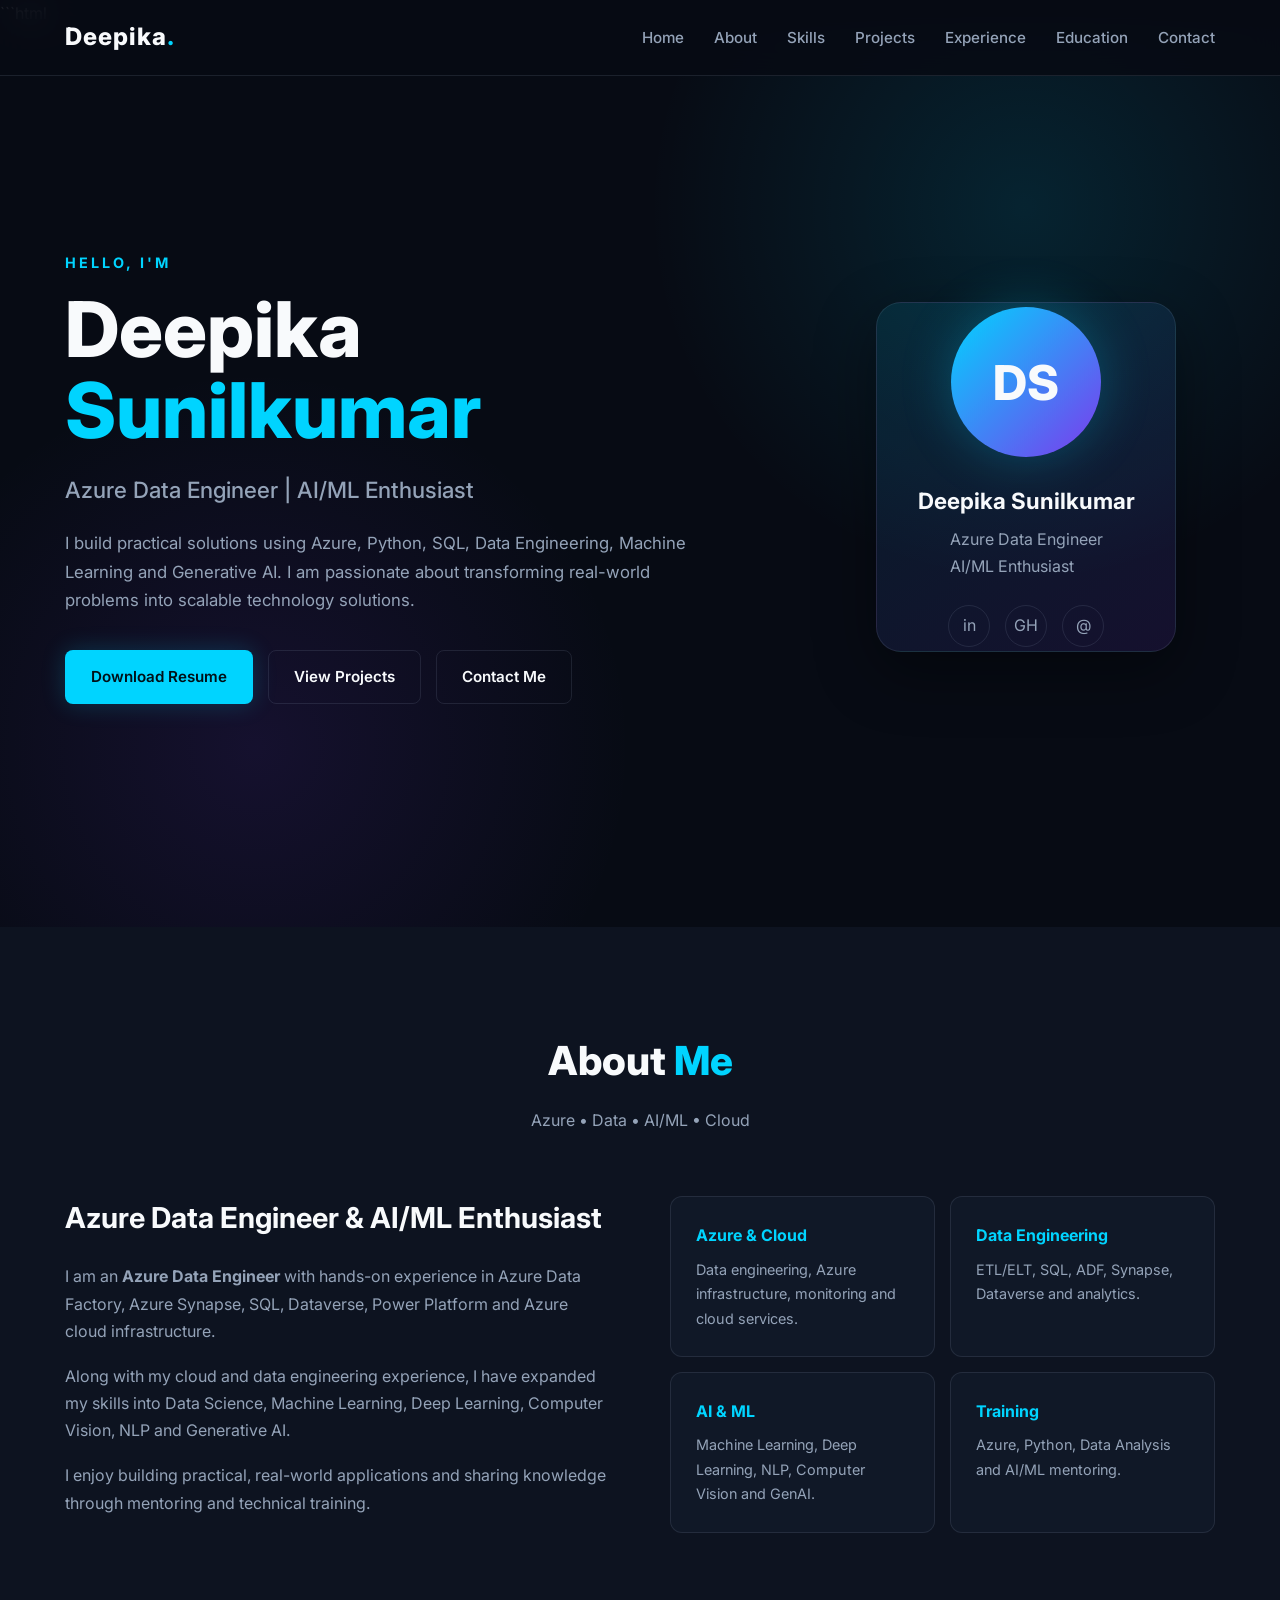
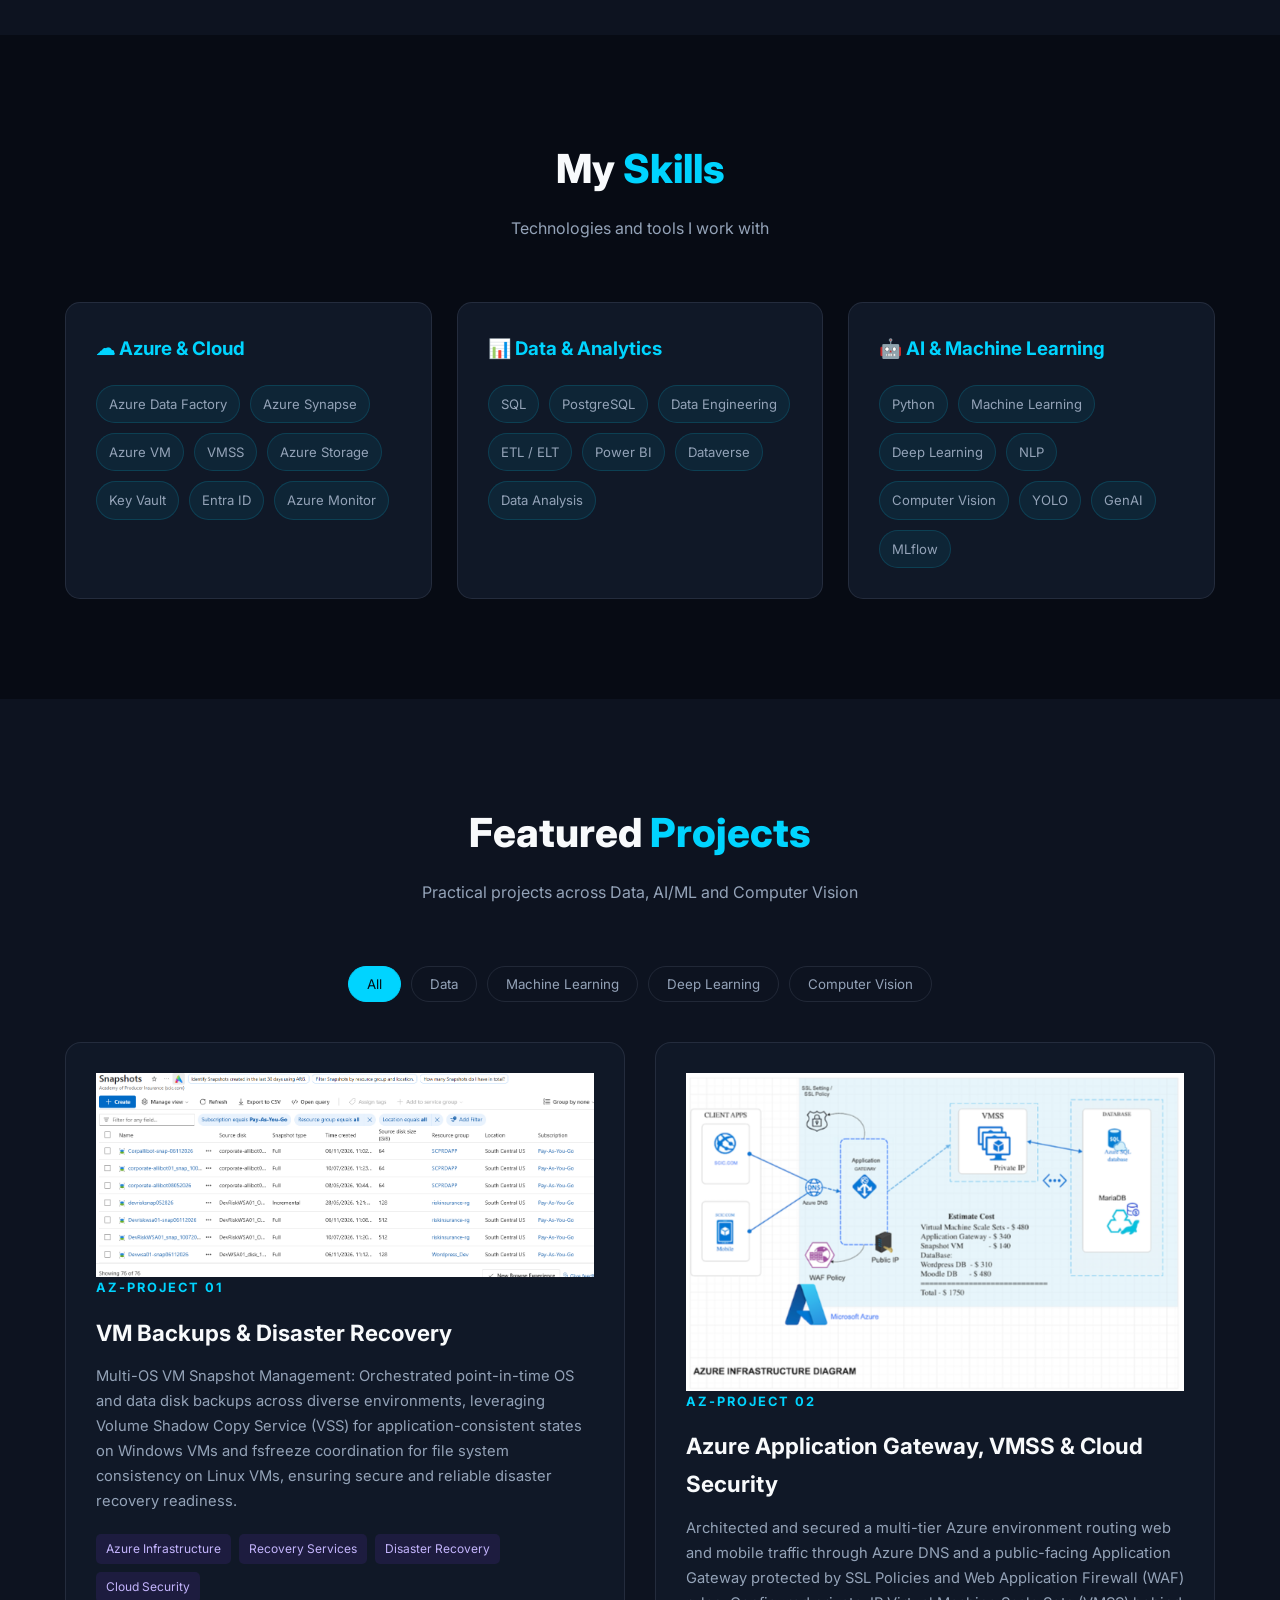
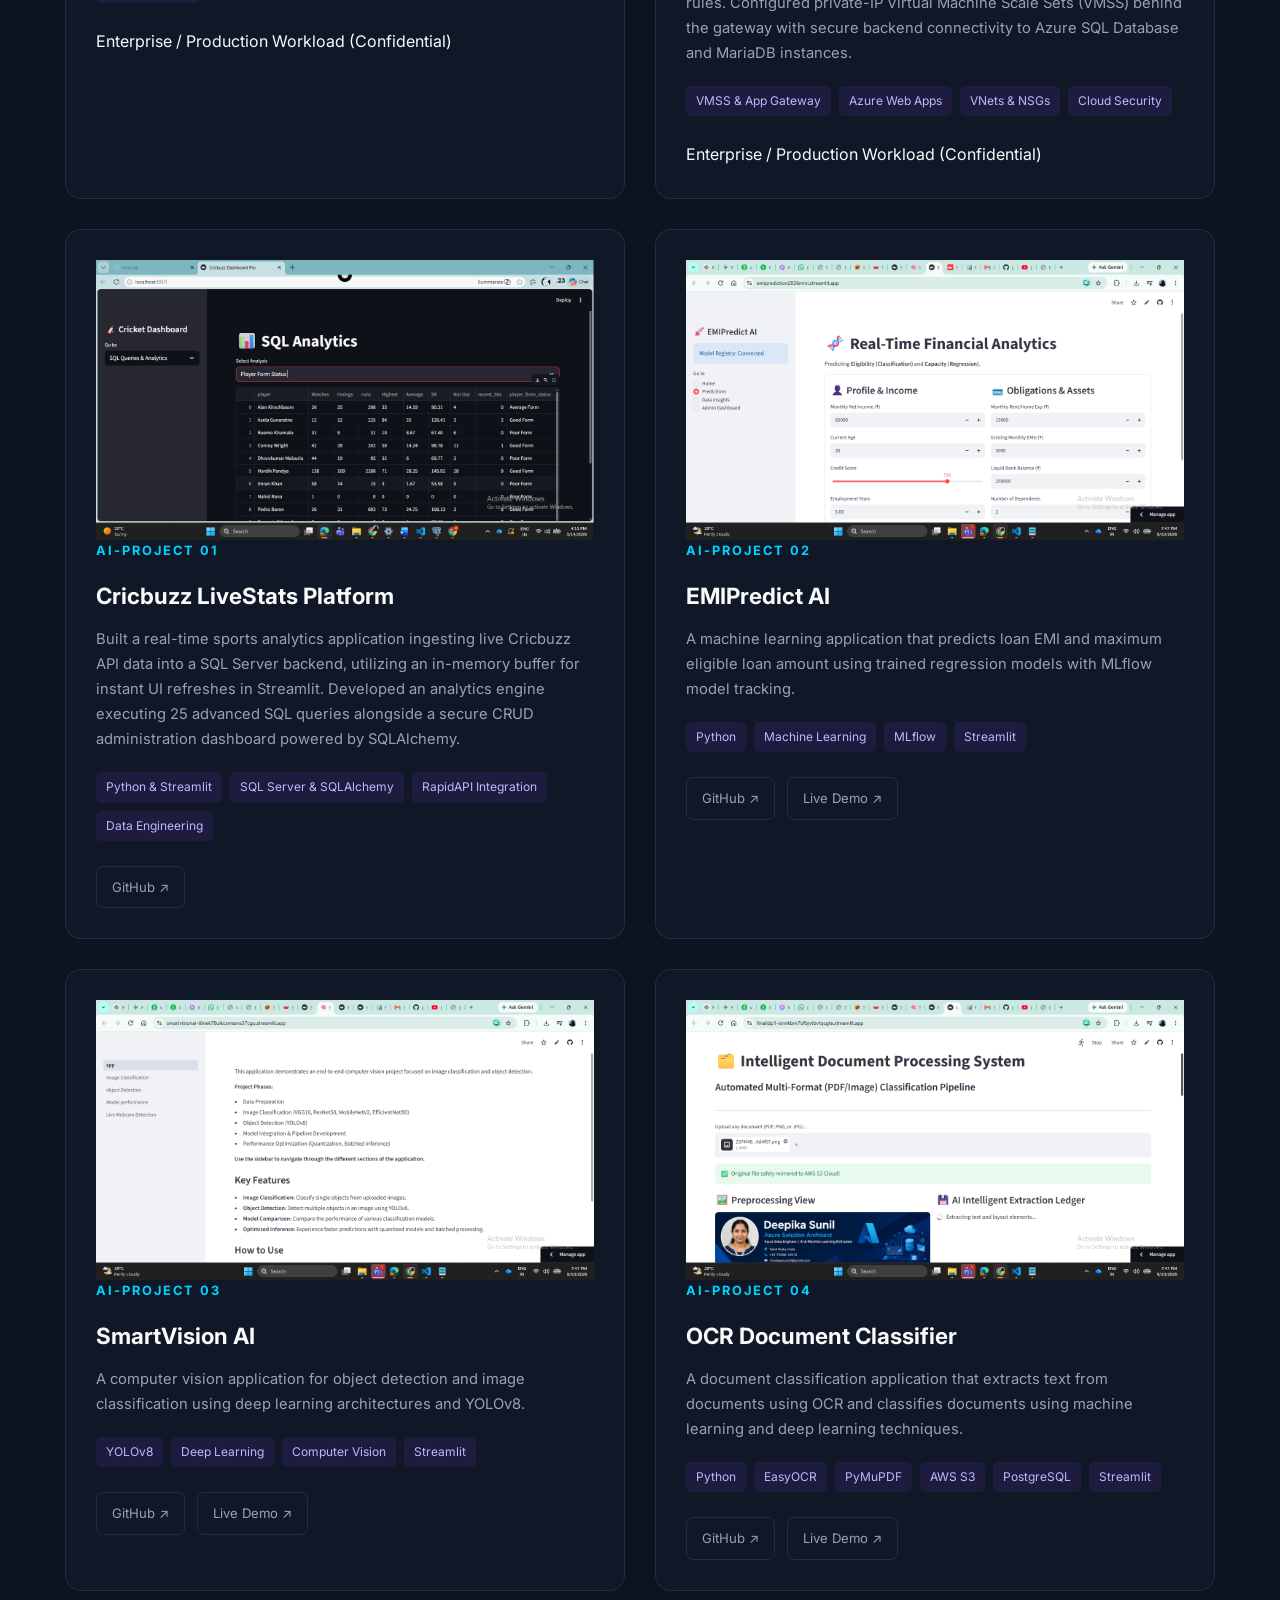
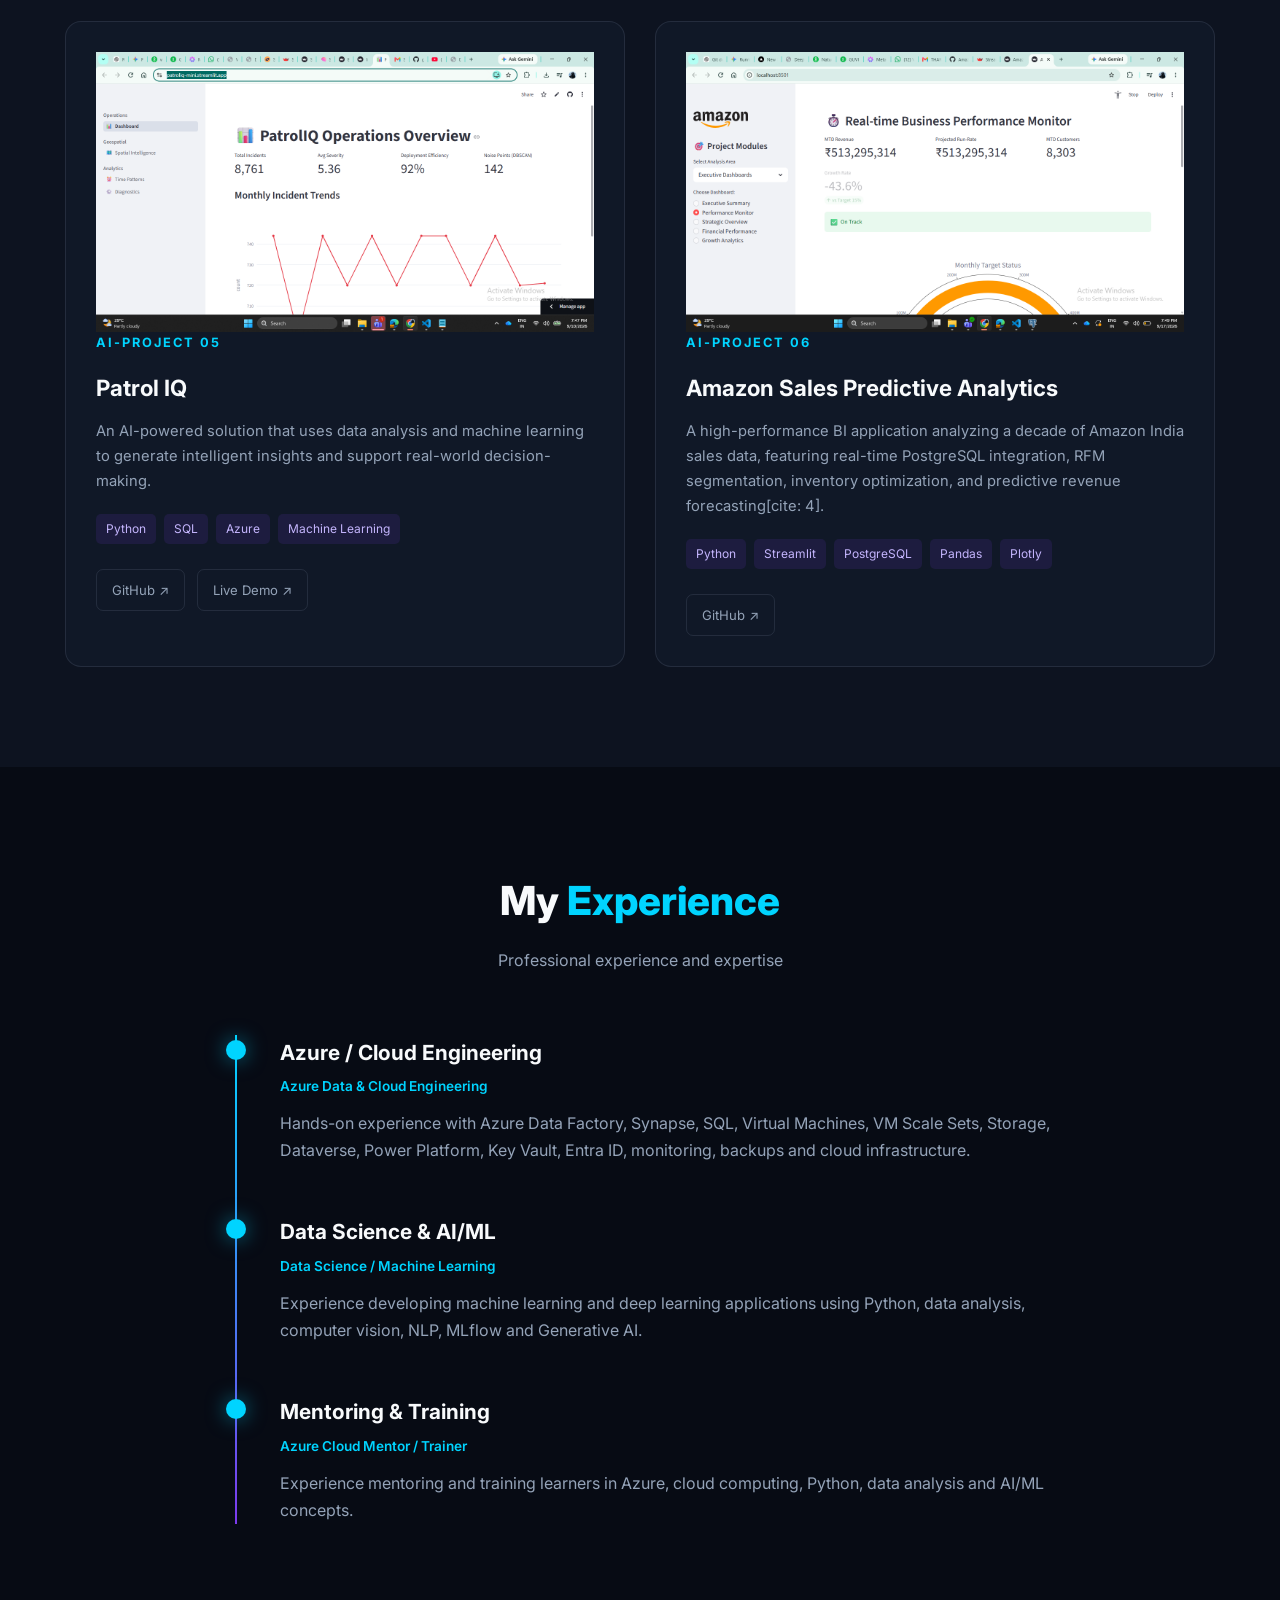
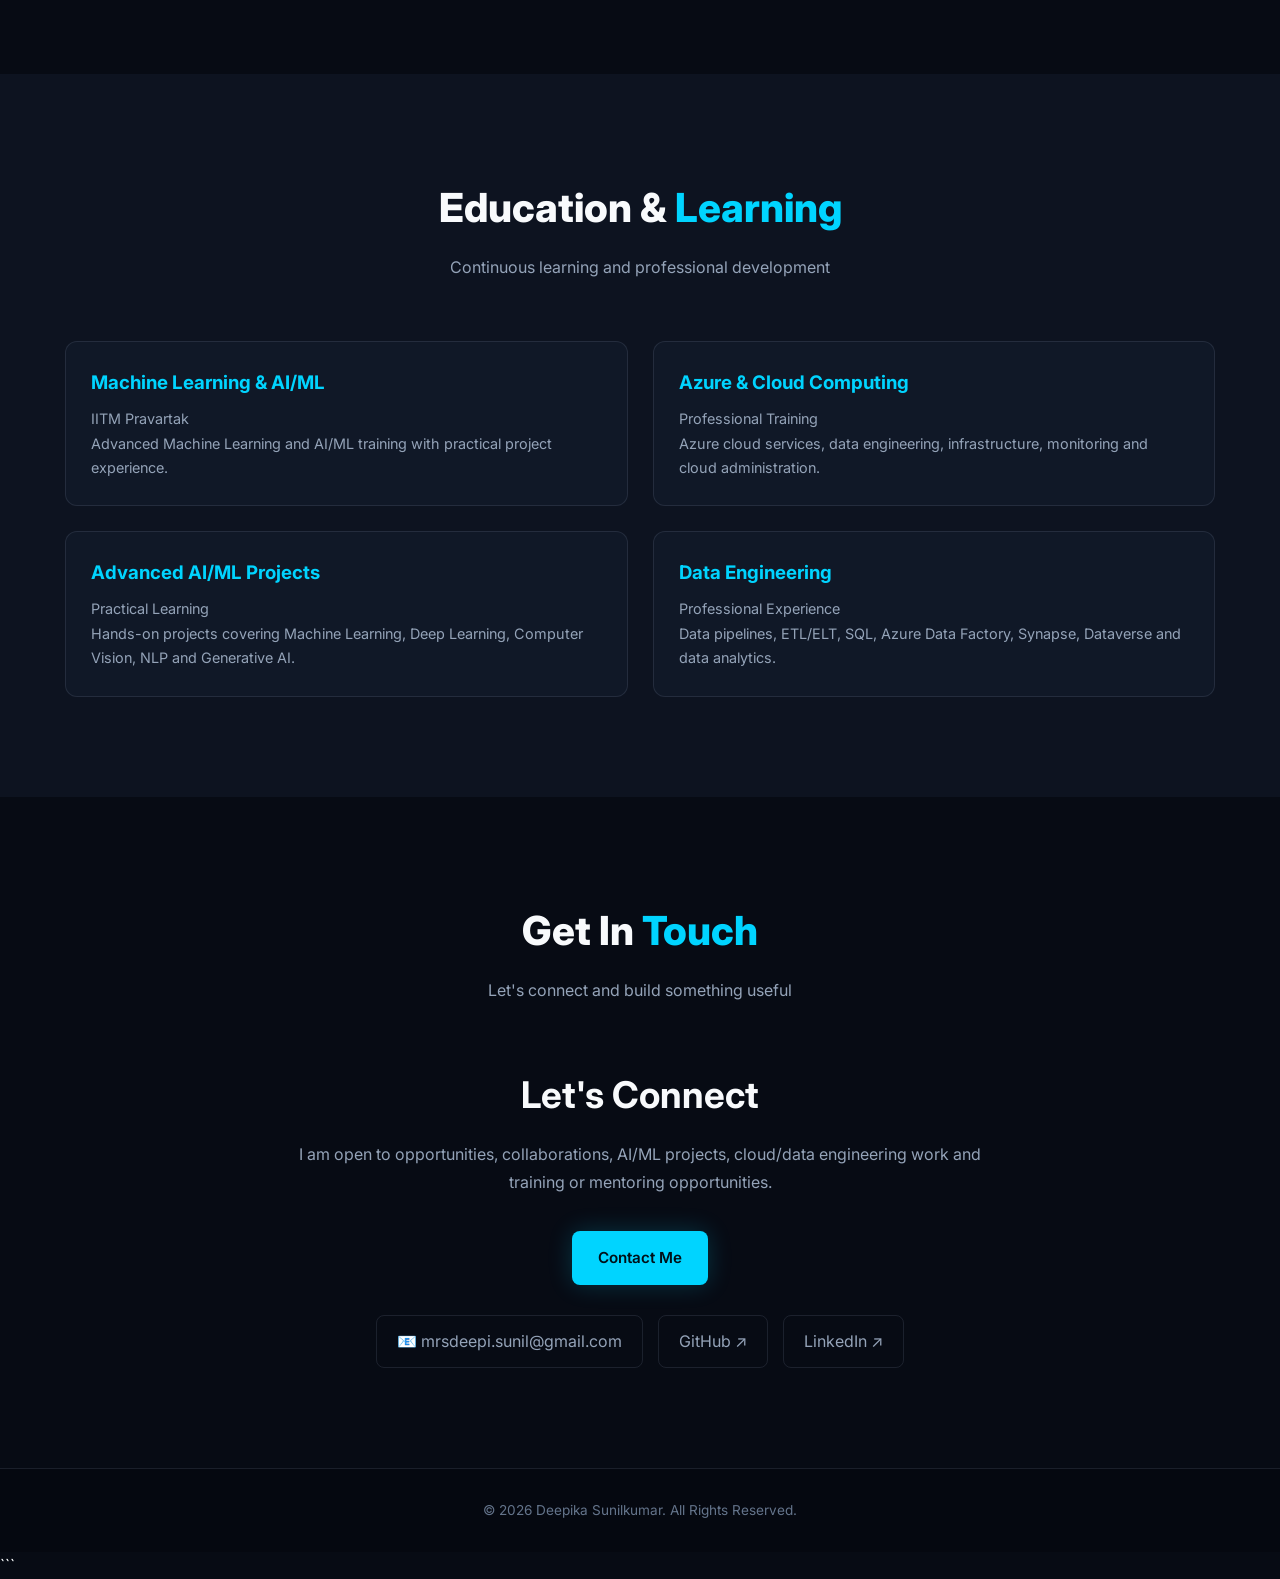
<file: index.html>
```html
<!DOCTYPE html>
<html lang="en">

<head>
    <meta charset="UTF-8">

    <meta name="viewport"
        content="width=device-width, initial-scale=1.0">

    <meta name="description"
        content="Deepika Sunilkumar - Azure Data Engineer, AI/ML Enthusiast and Cloud & Data Professional">

    <meta name="author"
        content="Deepika Sunilkumar">

    <title>Deepika Sunilkumar | Azure Data Engineer & AI/ML</title>

    <!-- CSS -->
    <link rel="stylesheet" href="css/style.css">
</head>


<body>

    <!-- =====================================================
         NAVBAR
    ====================================================== -->

    <header class="navbar">

        <div class="nav-container">

            <a href="#home" class="logo">
                Deepika<span>.</span>
            </a>

            <div class="menu-toggle"
                onclick="toggleMenu()">
                ☰
            </div>

            <ul class="nav-links" id="navLinks">

                <li>
                    <a href="#home">Home</a>
                </li>

                <li>
                    <a href="#about">About</a>
                </li>

                <li>
                    <a href="#skills">Skills</a>
                </li>

                <li>
                    <a href="#projects">Projects</a>
                </li>

                <li>
                    <a href="#experience">Experience</a>
                </li>

                <li>
                    <a href="#education">Education</a>
                </li>

                <li>
                    <a href="#contact">Contact</a>
                </li>

            </ul>

        </div>

    </header>


    <!-- =====================================================
         HERO
    ====================================================== -->

    <section class="hero" id="home">

        <div class="hero-container">

            <div class="hero-content">

                <small>
                    HELLO, I'M
                </small>

                <h1>
                    Deepika <span>Sunilkumar</span>
                </h1>

                <h2>
                    Azure Data Engineer | AI/ML Enthusiast
                </h2>

                <p>
                    I build practical solutions using Azure,
                    Python, SQL, Data Engineering, Machine Learning
                    and Generative AI. I am passionate about
                    transforming real-world problems into scalable
                    technology solutions.
                </p>


                <div class="btn-group">

                    <!-- Resume -->
                    <a
                        href="https://drive.google.com/file/d/1gYa7ecklQyrqJKQjIr2imYg7D1th0zc2/view?usp=sharing"
                        target="_blank"
                        rel="noopener noreferrer"
                        class="btn btn-primary">

                        Download Resume

                    </a>


                    <!-- Projects -->
                    <a
                        href="#projects"
                        class="btn btn-outline">

                        View Projects

                    </a>


                    <!-- Contact -->
                    <a
                        href="#contact"
                        class="btn btn-outline">

                        Contact Me

                    </a>

                </div>

            </div>


            <!-- =================================================
                 PROFILE
            ================================================== -->

            <div class="hero-profile">

                <div class="profile-card">

                    <div class="profile-circle">
                        DS
                    </div>

                    <h3>
                        Deepika Sunilkumar
                    </h3>

                    <p>
                        Azure Data Engineer
                        <br>
                        AI/ML Enthusiast
                    </p>


                    <div class="social-links">

                        <!-- LinkedIn -->
                        <a
                            href="linkedin.com/in/deepika-sunil-b01130211"
                            target="_blank"
                            rel="noopener noreferrer"
                            aria-label="LinkedIn">

                            in

                        </a>


                        <!-- GitHub -->
                        <a
                            href="https://github.com/mrsdeepisunil-oss"
                            target="_blank"
                            rel="noopener noreferrer"
                            aria-label="GitHub">

                            GH

                        </a>


                        <!-- Email -->
                        <a
                            href="mailto:mrsdeepi.sunil@gmail.com"
                            aria-label="Email">

                            @

                        </a>

                    </div>

                </div>

            </div>

        </div>

    </section>


    <!-- =====================================================
         ABOUT
    ====================================================== -->

    <section class="about" id="about">

        <div class="container">

            <div class="section-title">

                <h2>
                    About <span>Me</span>
                </h2>

                <p>
                    Azure • Data • AI/ML • Cloud
                </p>

            </div>


            <div class="about-container">

                <div class="about-content">

                    <h3>
                        Azure Data Engineer & AI/ML Enthusiast
                    </h3>

                    <p>
                        I am an
                        <strong>Azure Data Engineer</strong>
                        with hands-on experience in Azure Data Factory,
                        Azure Synapse, SQL, Dataverse, Power Platform
                        and Azure cloud infrastructure.
                    </p>

                    <p>
                        Along with my cloud and data engineering
                        experience, I have expanded my skills into
                        Data Science, Machine Learning, Deep Learning,
                        Computer Vision, NLP and Generative AI.
                    </p>

                    <p>
                        I enjoy building practical, real-world
                        applications and sharing knowledge through
                        mentoring and technical training.
                    </p>

                </div>


                <div class="about-highlight">

                    <div class="highlight-card">

                        <h4>
                            Azure & Cloud
                        </h4>

                        <p>
                            Data engineering, Azure infrastructure,
                            monitoring and cloud services.
                        </p>

                    </div>


                    <div class="highlight-card">

                        <h4>
                            Data Engineering
                        </h4>

                        <p>
                            ETL/ELT, SQL, ADF, Synapse,
                            Dataverse and analytics.
                        </p>

                    </div>


                    <div class="highlight-card">

                        <h4>
                            AI & ML
                        </h4>

                        <p>
                            Machine Learning, Deep Learning,
                            NLP, Computer Vision and GenAI.
                        </p>

                    </div>


                    <div class="highlight-card">

                        <h4>
                            Training
                        </h4>

                        <p>
                            Azure, Python, Data Analysis
                            and AI/ML mentoring.
                        </p>

                    </div>

                </div>

            </div>

        </div>

    </section>


    <!-- =====================================================
         SKILLS
    ====================================================== -->

    <section id="skills">

        <div class="container">

            <div class="section-title">

                <h2>
                    My <span>Skills</span>
                </h2>

                <p>
                    Technologies and tools I work with
                </p>

            </div>


            <div class="skills-grid">


                <!-- Azure -->

                <div class="skill-card">

                    <h3>
                        ☁ Azure & Cloud
                    </h3>

                    <div class="skill-list">

                        <span>Azure Data Factory</span>
                        <span>Azure Synapse</span>
                        <span>Azure VM</span>
                        <span>VMSS</span>
                        <span>Azure Storage</span>
                        <span>Key Vault</span>
                        <span>Entra ID</span>
                        <span>Azure Monitor</span>

                    </div>

                </div>


                <!-- Data -->

                <div class="skill-card">

                    <h3>
                        📊 Data & Analytics
                    </h3>

                    <div class="skill-list">

                        <span>SQL</span>
                        <span>PostgreSQL</span>
                        <span>Data Engineering</span>
                        <span>ETL / ELT</span>
                        <span>Power BI</span>
                        <span>Dataverse</span>
                        <span>Data Analysis</span>

                    </div>

                </div>


                <!-- AI -->

                <div class="skill-card">

                    <h3>
                        🤖 AI & Machine Learning
                    </h3>

                    <div class="skill-list">

                        <span>Python</span>
                        <span>Machine Learning</span>
                        <span>Deep Learning</span>
                        <span>NLP</span>
                        <span>Computer Vision</span>
                        <span>YOLO</span>
                        <span>GenAI</span>
                        <span>MLflow</span>

                    </div>

                </div>

            </div>

        </div>

    </section>


    <!-- =====================================================
         PROJECTS
    ====================================================== -->

    <section class="projects" id="projects">

        <div class="container">

            <div class="section-title">

                <h2>
                    Featured <span>Projects</span>
                </h2>

                <p>
                    Practical projects across Data,
                    AI/ML and Computer Vision
                </p>

            </div>


            <!-- PROJECT FILTERS -->

            <div class="project-filters">

                <button
                    class="filter-btn active"
                    data-filter="all">

                    All

                </button>

                <button
                    class="filter-btn"
                    data-filter="data">

                    Data

                </button>

                <button
                    class="filter-btn"
                    data-filter="ml">

                    Machine Learning

                </button>

                <button
                    class="filter-btn"
                    data-filter="dl">

                    Deep Learning

                </button>

                <button
                    class="filter-btn"
                    data-filter="cv">

                    Computer Vision

                </button>

            </div>


            <div class="projects-grid">

                <!-- =================================================
                     PROJECT AZ01
                ================================================== -->

                <div
                    class="project-card"
                    data-category="infrastructure">
                    <img src="images/Az1.png"
                    alt="VM Backups and Disaster Recovery"
                    class="project-image">

                    <div class="project-number">
                        AZ-PROJECT 01
                    </div>

                    <h3>
                        VM Backups & Disaster Recovery
                    </h3>

                    <p>
                        Multi-OS VM Snapshot Management: Orchestrated point-in-time OS and 
                        data disk backups across diverse environments, 
                        leveraging Volume Shadow Copy Service (VSS) for application-consistent states on Windows VMs and
                        fsfreeze coordination for file system consistency on Linux VMs,
                        ensuring secure and reliable disaster recovery readiness.
                    </p>

                    <div class="project-tags">

                        <span>Azure Infrastructure</span>
                        <span>Recovery Services</span>
                        <span>Disaster Recovery</span>
                        <span>Cloud Security</span>

                    </div>

                    <div class="project-links">

                        <span class="private-project-label">
                            Enterprise / Production Workload (Confidential)
                        </span>

                    </div>

                </div>
                <!-- =================================================
                                    PROJECT AZ02
                    ================================================== -->

                <div
                    class="project-card"
                    data-category="infrastructure">
                    <img src="images/Az2.png"
                    alt="Azure VMSS, App Services & Networking"
                    class="project-image">

                    <div class="project-number">
                        AZ-PROJECT 02
                    </div>

                    <h3>
                        Azure Application Gateway, VMSS & Cloud Security
                    </h3>

                    <p>
                        Architected and secured a multi-tier Azure environment routing web and mobile traffic through 
                        Azure DNS and a public-facing Application Gateway protected by SSL Policies and Web Application 
                        Firewall (WAF) rules. Configured private-IP Virtual Machine Scale Sets (VMSS) behind the gateway 
                        with secure backend connectivity to Azure SQL Database and MariaDB instances.
                    </p>

                    <div class="project-tags">
                        <span>VMSS & App Gateway</span>
                        <span>Azure Web Apps</span>
                        <span>VNets & NSGs</span>
                        <span>Cloud Security</span>
                    </div>

                    <div class="project-links">
                        <span class="private-project-label">
                            Enterprise / Production Workload (Confidential)
                        </span>
                    </div>

                </div>

                <!-- =================================================
                     PROJECT AZ03
                    ================================================== -->

                <div
                    class="project-card"
                    data-category="data-engineering">
                    <img src="images/crickbuzz.png"
                    alt="Cricbuzz LiveStats Platform"
                    class="project-image">

                    <div class="project-number">
                        AI-PROJECT 01
                    </div>

                    <h3>
                        Cricbuzz LiveStats Platform
                    </h3>

                    <p>
                        Built a real-time sports analytics application ingesting live Cricbuzz API data into a SQL Server backend, 
                        utilizing an in-memory buffer for instant UI refreshes in Streamlit. Developed an analytics engine executing 
                        25 advanced SQL queries alongside a secure CRUD administration dashboard powered by SQLAlchemy.
                    </p>

                    <div class="project-tags">
                        <span>Python & Streamlit</span>
                        <span>SQL Server & SQLAlchemy</span>
                        <span>RapidAPI Integration</span>
                        <span>Data Engineering</span>
                    </div>

                    <div class="project-links">
                        <a
                            href="https://github.com/mrsdeepisunil-oss"
                            target="_blank"
                            rel="noopener noreferrer">
                            GitHub ↗
                        </a>
                    </div>

                </div>
                <!-- =================================================
                     PROJECT 02
                ================================================== -->

                <div
                    class="project-card"
                    data-category="ml">
                    <img src="images\emiprediction.png"
                    alt="EMI Prediction Dashboard Pro"
                    class="project-image">

                    <div class="project-number">
                        AI-PROJECT 02
                    </div>

                    <h3>
                        EMIPredict AI
                    </h3>

                    <p>
                        A machine learning application that predicts
                        loan EMI and maximum eligible loan amount
                        using trained regression models with MLflow
                        model tracking.
                    </p>

                    <div class="project-tags">

                        <span>Python</span>
                        <span>Machine Learning</span>
                        <span>MLflow</span>
                        <span>Streamlit</span>

                    </div>

                    <div class="project-links">

                        <a
                            href="https://github.com/mrsdeepisunil-oss/EMIprediction2026_mini"
                            target="_blank"
                            rel="noopener noreferrer">

                            GitHub ↗

                        </a>

                        <a
                            href="https://emiprediction2026mini.streamlit.app/"
                            target="_blank"
                            rel="noopener noreferrer">

                            Live Demo ↗

                        </a>

                    </div>

                </div>


                <!-- =================================================
                     PROJECT 03
                ================================================== -->

                <div
                    class="project-card"
                    data-category="cv">
                    <img src="images/smartvision.png"
                    alt="Smart Vision Dashboard Pro"
                    class="project-image">

                    <div class="project-number">
                        AI-PROJECT 03
                    </div>

                    <h3>
                        SmartVision AI
                    </h3>

                    <p>
                        A computer vision application for object
                        detection and image classification using
                        deep learning architectures and YOLOv8.
                    </p>

                    <div class="project-tags">

                        <span>YOLOv8</span>
                        <span>Deep Learning</span>
                        <span>Computer Vision</span>
                        <span>Streamlit</span>

                    </div>

                    <div class="project-links">

                        <a
                            href="https://github.com/mrsdeepisunil-oss/Smart_Vision_AI"
                            target="_blank"
                            rel="noopener noreferrer">

                            GitHub ↗

                        </a>

                        <a
                            href="https://smartvisionai-t6nek78uikcsmasns37cgu.streamlit.app/"
                            target="_blank"
                            rel="noopener noreferrer">

                            Live Demo ↗

                        </a>

                    </div>

                </div>


                <!-- =================================================
                     PROJECT 04
                ================================================== -->

                <div
                    class="project-card"
                    data-category="cv">
                    <img src="images/idp.png"
                    alt="OCR Document Classifier Dashboard Pro"
                    class="project-image">

                    <div class="project-number">
                        AI-PROJECT 04
                    </div>

                    <h3>
                        OCR Document Classifier
                    </h3>

                    <p>
                        A document classification application that
                        extracts text from documents using OCR and
                        classifies documents using machine learning
                        and deep learning techniques.
                    </p>

                    <div class="project-tags">

                        <span>Python</span>
                        <span>EasyOCR</span>
                        <span>PyMuPDF</span>
                        <span>AWS S3</span>
                        <span>PostgreSQL</span>
                        <span>Streamlit</span>

                    </div>

                    <div class="project-links">

                        <a
                            href="https://github.com/mrsdeepisunil-oss/FinalIDP1"
                            target="_blank"
                            rel="noopener noreferrer">

                            GitHub ↗

                        </a>

                        <a
                            href="https://finalidp1-isnnkbm7ofbjvtbvtqcgte.streamlit.app/"
                            target="_blank"
                            rel="noopener noreferrer">

                            Live Demo ↗

                        </a>

                    </div>

                </div>


                <!-- =================================================
                     PROJECT 05
                ================================================== -->

                <div
                    class="project-card"
                    data-category="data">
                    <img src="images/patroliq.png"
                    alt="Patrol IQ Dashboard Pro"
                    class="project-image">

                    <div class="project-number">
                        AI-PROJECT 05
                    </div>

                    <h3>
                        Patrol IQ
                    </h3>

                    <p>
                        An AI-powered solution that uses data analysis
                        and machine learning to generate intelligent
                        insights and support real-world decision-making.
                    </p>

                    <div class="project-tags">

                        <span>Python</span>
                        <span>SQL</span>
                        <span>Azure</span>
                        <span>Machine Learning</span>

                    </div>

                    <div class="project-links">

                        <a
                            href="https://github.com/mrsdeepisunil-oss/Patrol-mini"
                            target="_blank"
                            rel="noopener noreferrer">

                            GitHub ↗

                        </a>

                        <a
                            href="https://patroliq-mini.streamlit.app/"
                            target="_blank"
                            rel="noopener noreferrer">

                            Live Demo ↗

                        </a>

                    </div>

                </div>

                <!-- =================================================
                    PROJECT 06
                ================================================== -->

                <div
                    class="project-card"
                    data-category="bi-analytics">
                    <img src="images/amazon.png"
                    alt="Amazon India Sales Analytics Dashboard"
                    class="project-image">

                    <div class="project-number">
                        AI-PROJECT 06
                    </div>

                    <h3>
                        Amazon Sales Predictive Analytics
                    </h3>

                    <p>
                        A high-performance BI application analyzing a decade of Amazon India sales data, featuring real-time PostgreSQL integration, RFM segmentation, inventory optimization, and predictive revenue forecasting[cite: 4].
                    </p>

                    <div class="project-tags">

                        <span>Python</span>
                        <span>Streamlit</span>
                        <span>PostgreSQL</span>
                        <span>Pandas</span>
                        <span>Plotly</span>

                    </div>

                    <div class="project-links">

                        <a
                            href="https://github.com/mrsdeepisunil-oss/Amazon-sales"
                            target="_blank"
                            rel="noopener noreferrer">

                            GitHub ↗

                        </a>
                        
                    </div>

                </div>
            </div>

        </div>

    </section>


    <!-- =====================================================
         EXPERIENCE
    ====================================================== -->

    <section class="experience" id="experience">

        <div class="container">

            <div class="section-title">

                <h2>
                    My <span>Experience</span>
                </h2>

                <p>
                    Professional experience and expertise
                </p>

            </div>


            <div class="timeline">


                <!-- Experience 1 -->

                <div class="timeline-item">

                    <div class="timeline-dot"></div>

                    <h3>
                        Azure / Cloud Engineering
                    </h3>

                    <div class="date">
                        Azure Data & Cloud Engineering
                    </div>

                    <p>
                        Hands-on experience with Azure Data Factory,
                        Synapse, SQL, Virtual Machines, VM Scale Sets,
                        Storage, Dataverse, Power Platform, Key Vault,
                        Entra ID, monitoring, backups and cloud
                        infrastructure.
                    </p>

                </div>


                <!-- Experience 2 -->

                <div class="timeline-item">

                    <div class="timeline-dot"></div>

                    <h3>
                        Data Science & AI/ML
                    </h3>

                    <div class="date">
                        Data Science / Machine Learning
                    </div>

                    <p>
                        Experience developing machine learning and
                        deep learning applications using Python,
                        data analysis, computer vision, NLP, MLflow
                        and Generative AI.
                    </p>

                </div>


                <!-- Experience 3 -->

                <div class="timeline-item">

                    <div class="timeline-dot"></div>

                    <h3>
                        Mentoring & Training
                    </h3>

                    <div class="date">
                        Azure Cloud Mentor / Trainer
                    </div>

                    <p>
                        Experience mentoring and training learners
                        in Azure, cloud computing, Python, data
                        analysis and AI/ML concepts.
                    </p>

                </div>

            </div>

        </div>

    </section>


    <!-- =====================================================
         EDUCATION
    ====================================================== -->

    <section class="education" id="education">

        <div class="container">

            <div class="section-title">

                <h2>
                    Education & <span>Learning</span>
                </h2>

                <p>
                    Continuous learning and professional development
                </p>

            </div>


            <div class="education-grid">


                <div class="education-card">

                    <h3>
                        Machine Learning & AI/ML
                    </h3>

                    <p>
                        IITM Pravartak
                    </p>

                    <p>
                        Advanced Machine Learning and AI/ML training
                        with practical project experience.
                    </p>

                </div>


                <div class="education-card">

                    <h3>
                        Azure & Cloud Computing
                    </h3>

                    <p>
                        Professional Training
                    </p>

                    <p>
                        Azure cloud services, data engineering,
                        infrastructure, monitoring and cloud
                        administration.
                    </p>

                </div>


                <div class="education-card">

                    <h3>
                        Advanced AI/ML Projects
                    </h3>

                    <p>
                        Practical Learning
                    </p>

                    <p>
                        Hands-on projects covering Machine Learning,
                        Deep Learning, Computer Vision, NLP and
                        Generative AI.
                    </p>

                </div>


                <div class="education-card">

                    <h3>
                        Data Engineering
                    </h3>

                    <p>
                        Professional Experience
                    </p>

                    <p>
                        Data pipelines, ETL/ELT, SQL, Azure Data Factory,
                        Synapse, Dataverse and data analytics.
                    </p>

                </div>

            </div>

        </div>

    </section>


    <!-- =====================================================
         CONTACT
    ====================================================== -->

    <section class="contact" id="contact">

        <div class="container">

            <div class="section-title">

                <h2>
                    Get In <span>Touch</span>
                </h2>

                <p>
                    Let's connect and build something useful
                </p>

            </div>


            <div class="contact-content">

                <h2>
                    Let's Connect
                </h2>

                <p>
                    I am open to opportunities, collaborations,
                    AI/ML projects, cloud/data engineering work
                    and training or mentoring opportunities.
                </p>


                <a
                    href="mailto:mrsdeepi.sunil@gmail.com"
                    class="btn btn-primary">

                    Contact Me

                </a>


                <div class="contact-info">

                    <a href="mailto:mrsdeepi.sunil@gmail.com">

                        📧
                        mrsdeepi.sunil@gmail.com

                    </a>


                    <a
                        href="https://github.com/mrsdeepisunil-oss"
                        target="_blank"
                        rel="noopener noreferrer">

                        GitHub ↗

                    </a>


                    <a
                        href="linkedin.com/in/deepika-sunil-b01130211"
                        target="_blank"
                        rel="noopener noreferrer">

                        LinkedIn ↗

                    </a>

                </div>

            </div>

        </div>

    </section>


    <!-- =====================================================
         FOOTER
    ====================================================== -->

    <footer>

        <div class="container">

            <p>
                © 2026 Deepika Sunilkumar.
                All Rights Reserved.
            </p>

        </div>

    </footer>


    <!-- =====================================================
         JAVASCRIPT
    ====================================================== -->

    <script>

        /* =========================
           MOBILE MENU
        ========================== */

        function toggleMenu() {

            const navLinks =
                document.getElementById("navLinks");

            navLinks.classList.toggle("active");

        }


        /* Close mobile menu after
           clicking a navigation link */

        document
            .querySelectorAll(".nav-links a")
            .forEach(link => {

                link.addEventListener("click", () => {

                    document
                        .getElementById("navLinks")
                        .classList.remove("active");

                });

            });


        /* =========================
           PROJECT FILTER
        ========================== */

        const filterButtons =
            document.querySelectorAll(".filter-btn");

        const projectCards =
            document.querySelectorAll(".project-card");


        filterButtons.forEach(button => {

            button.addEventListener("click", () => {

                /* Remove active class */

                filterButtons.forEach(btn => {

                    btn.classList.remove("active");

                });


                /* Add active class */

                button.classList.add("active");


                /* Get selected filter */

                const filter =
                    button.getAttribute("data-filter");


                /* Filter projects */

                projectCards.forEach(card => {

                    const category =
                        card.getAttribute("data-category");


                    if (
                        filter === "all" ||
                        category === filter
                    ) {

                        card.style.display = "block";

                    } else {

                        card.style.display = "none";

                    }

                });

            });

        });

    </script>


</body>

</html>
```
</file>
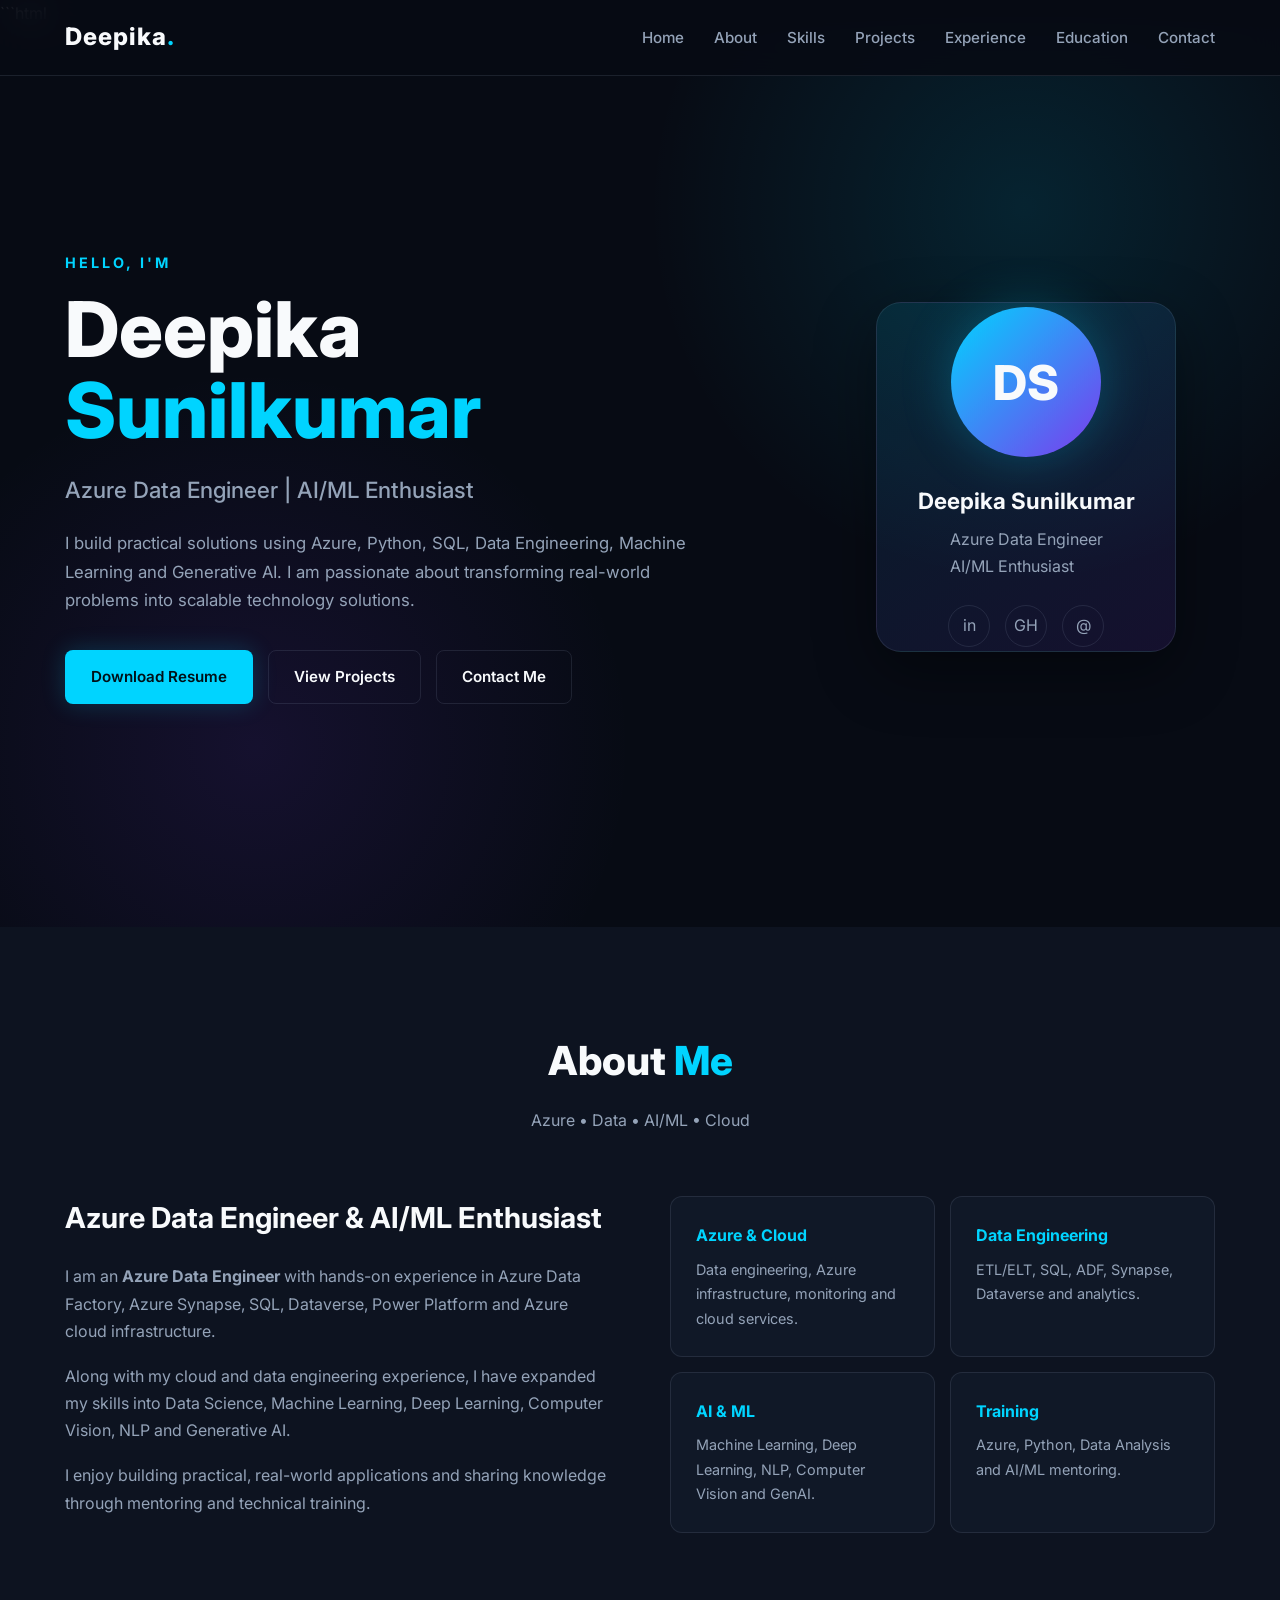
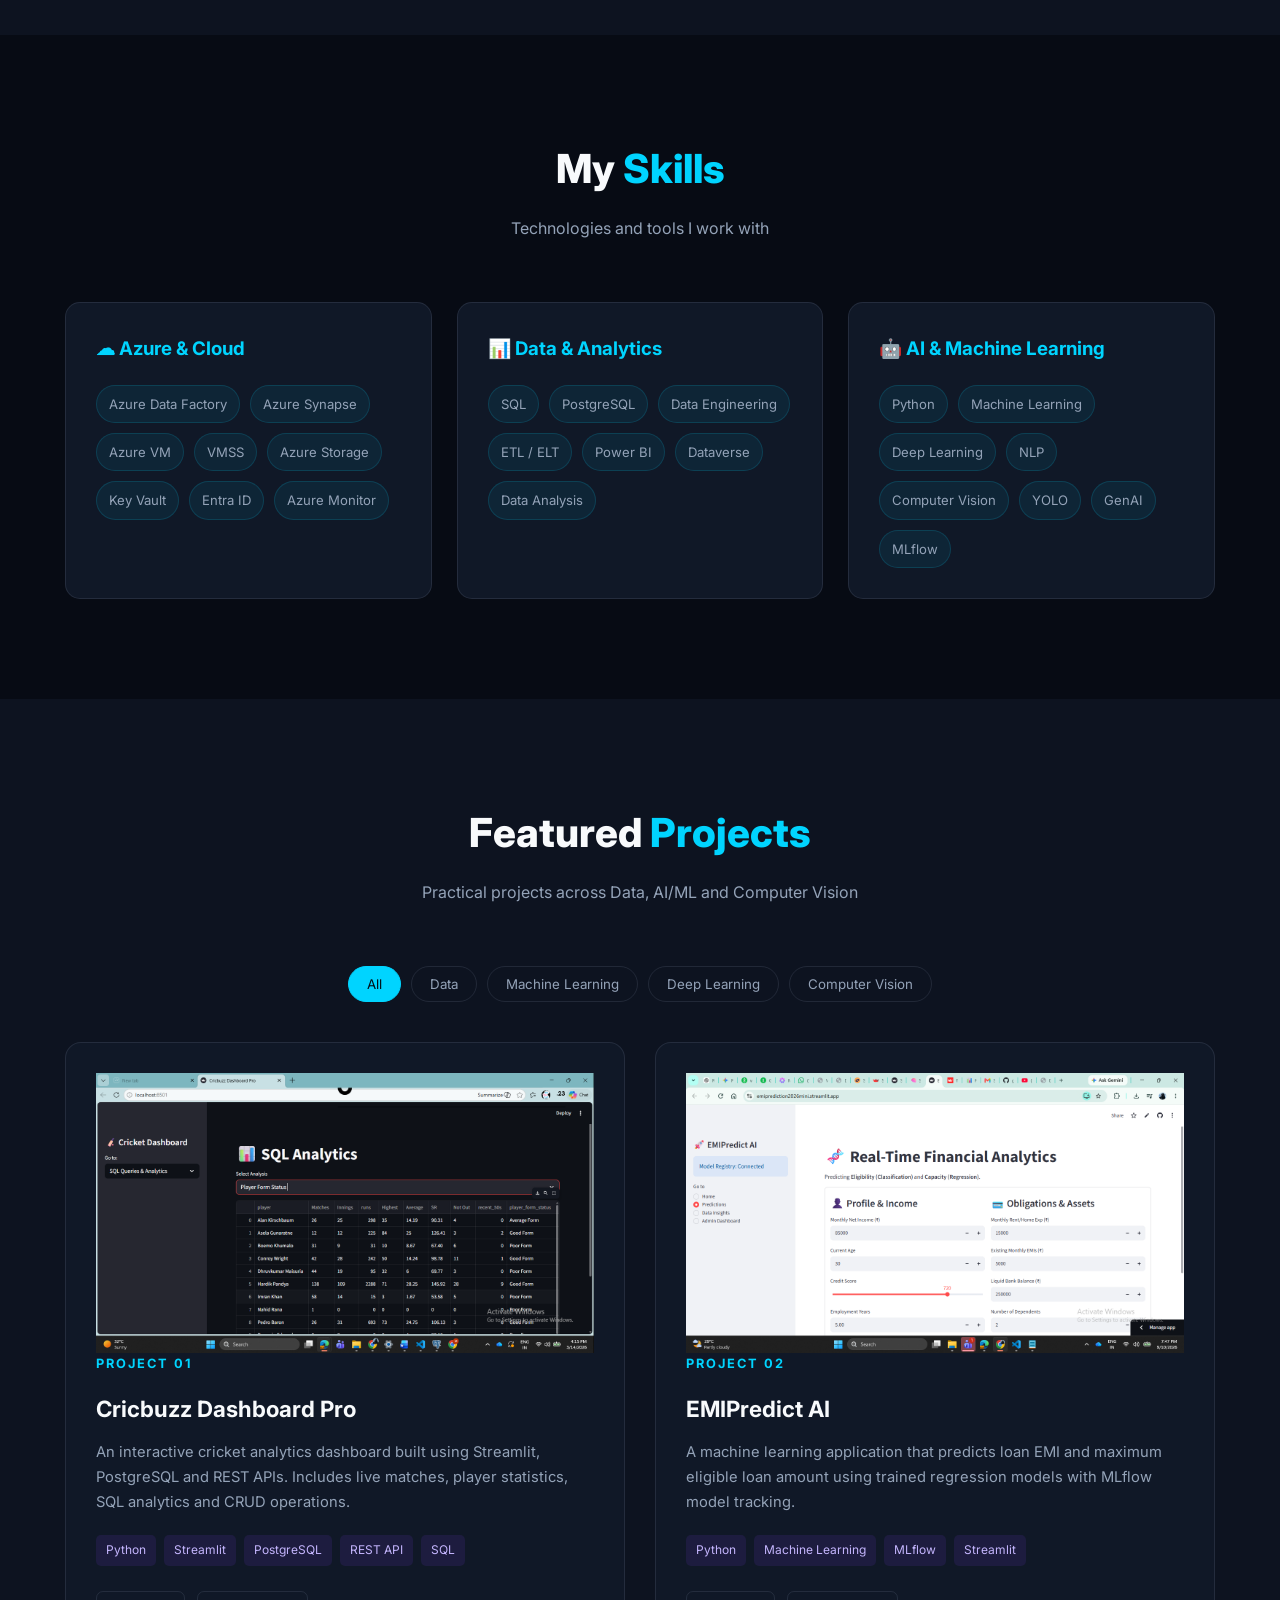
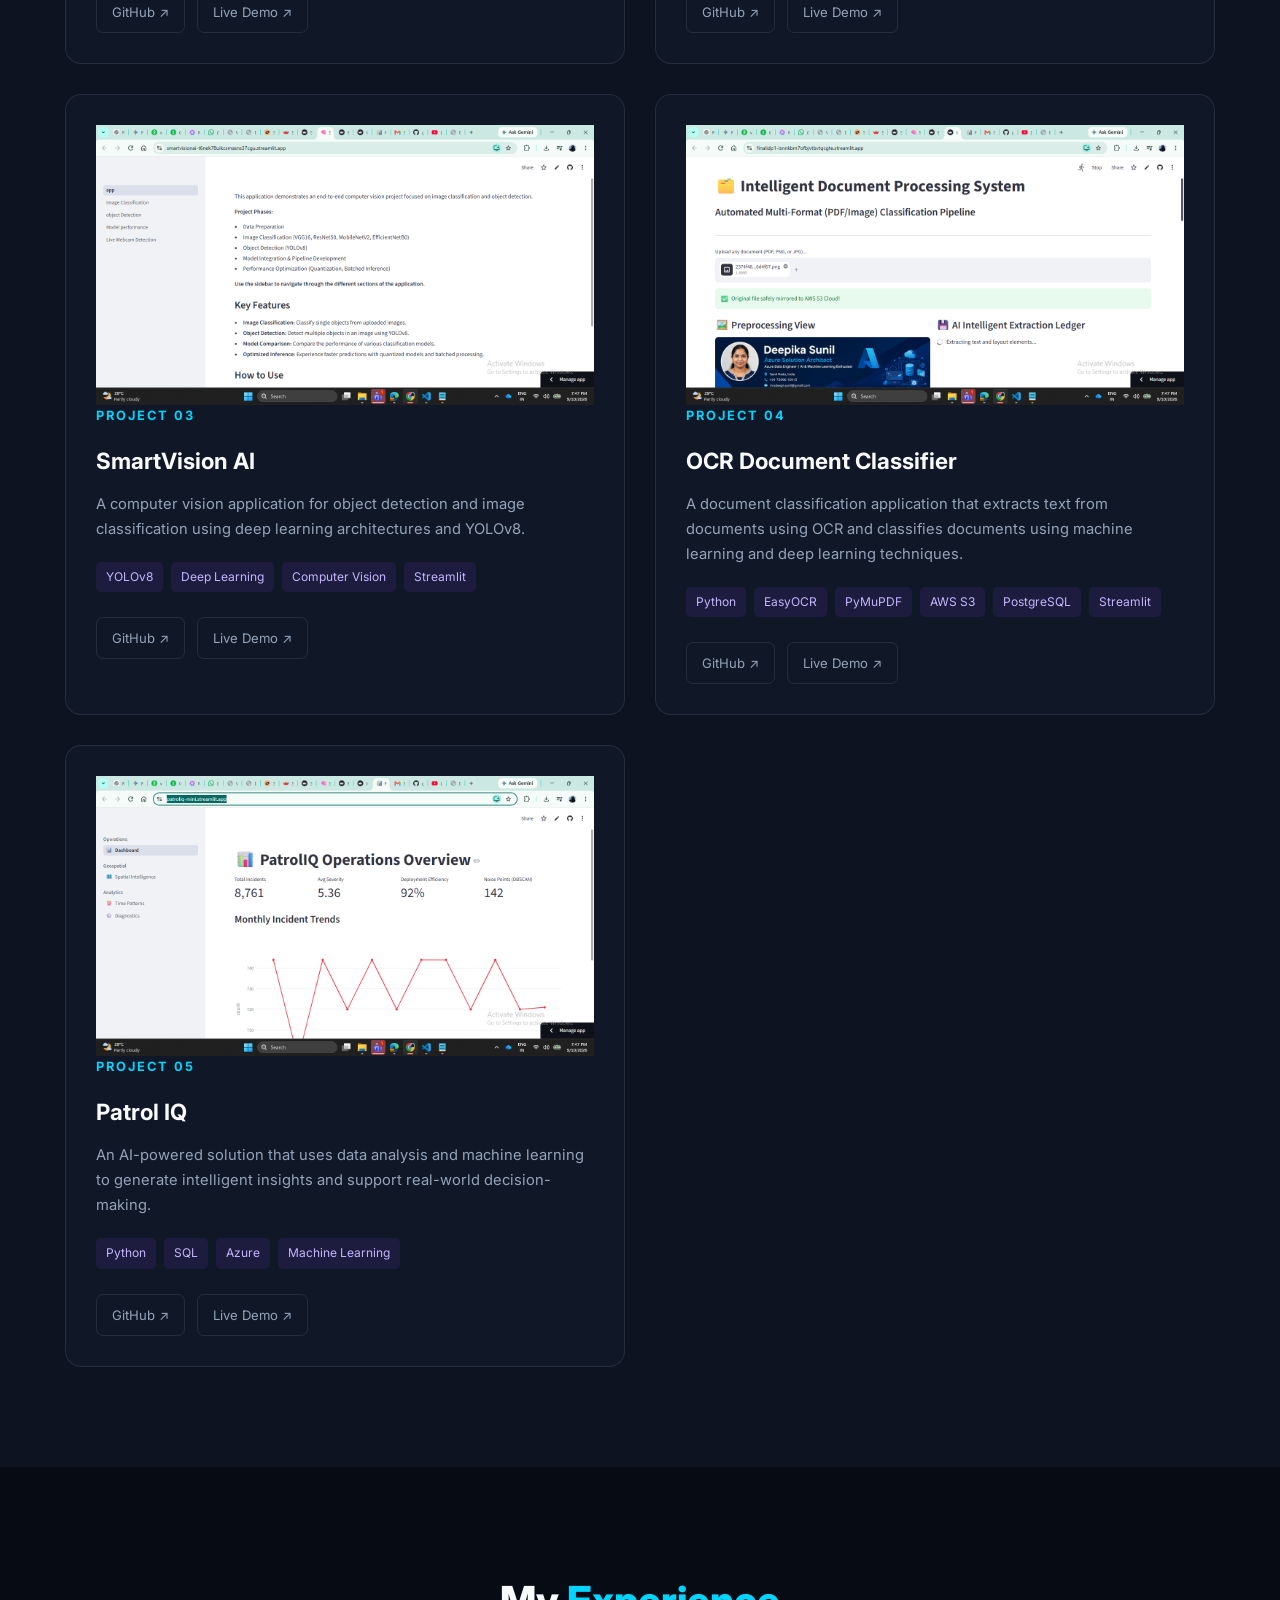
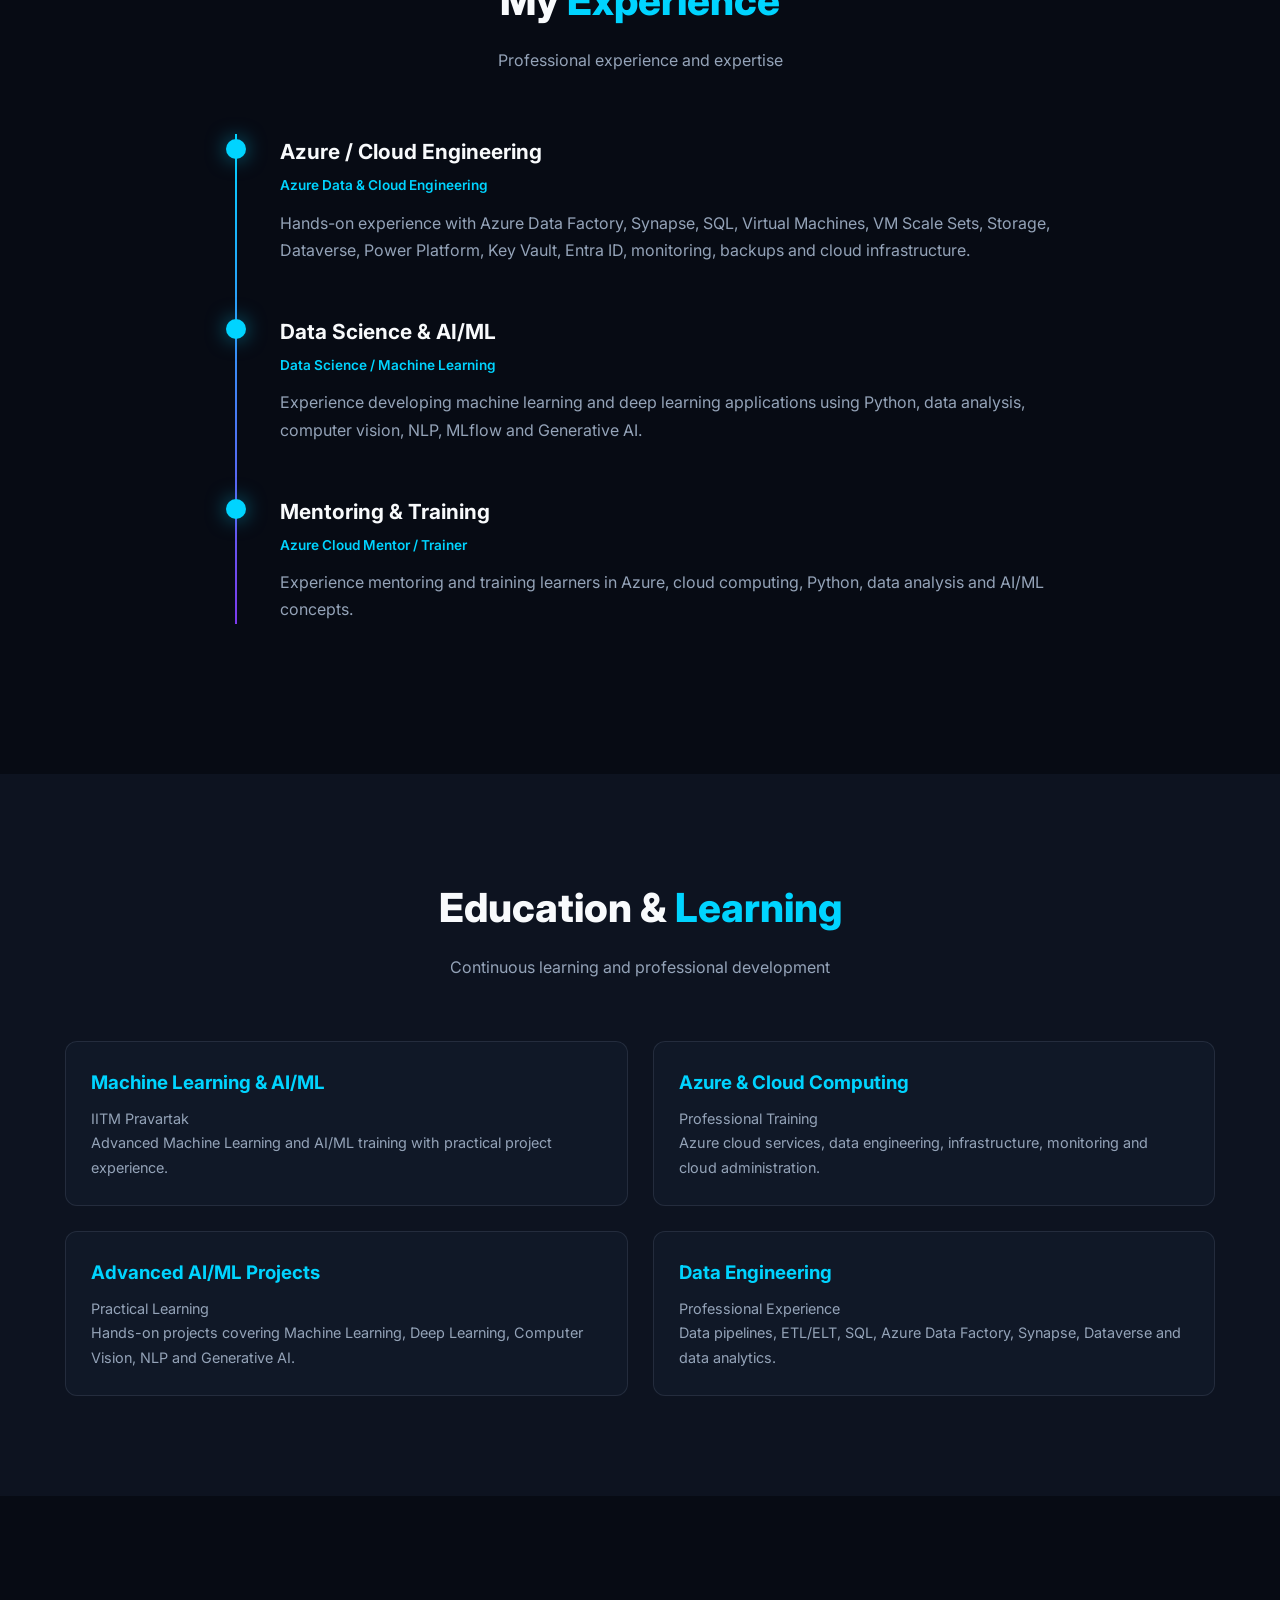
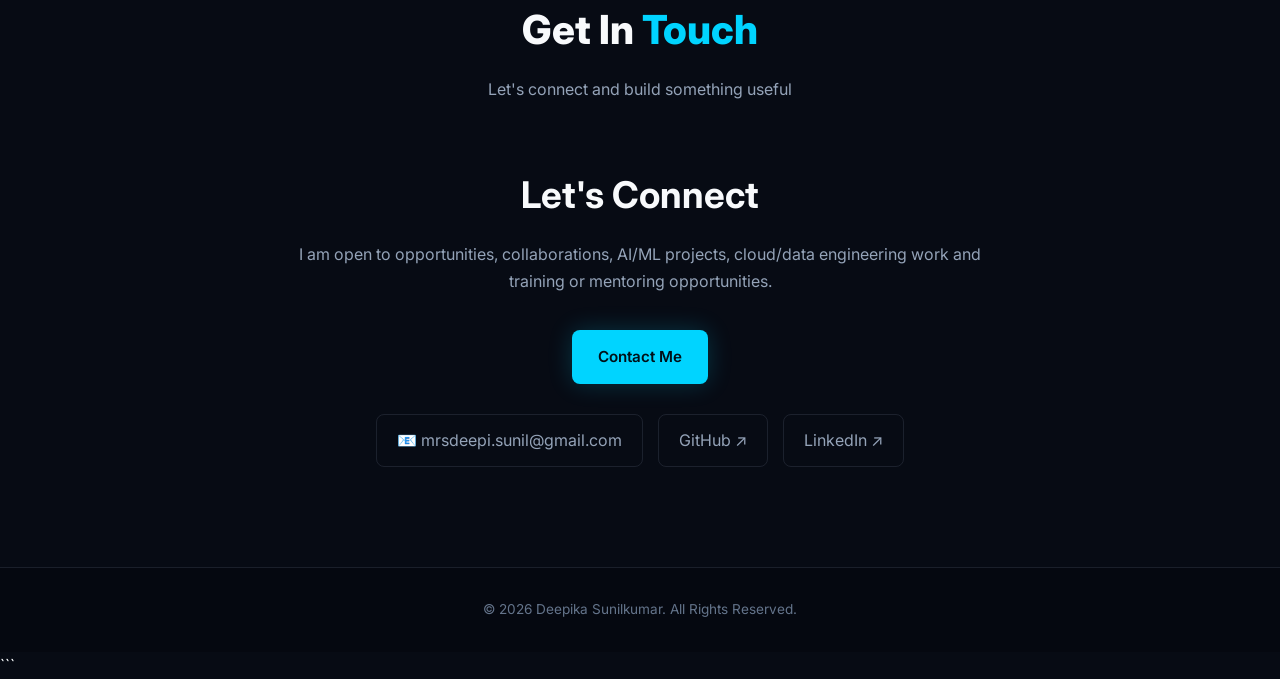
<file: Portfolio.html>
```html
<!DOCTYPE html>
<html lang="en">

<head>
    <meta charset="UTF-8">

    <meta name="viewport"
        content="width=device-width, initial-scale=1.0">

    <meta name="description"
        content="Deepika Sunilkumar - Azure Data Engineer, AI/ML Enthusiast and Cloud & Data Professional">

    <meta name="author"
        content="Deepika Sunilkumar">

    <title>Deepika Sunilkumar | Azure Data Engineer & AI/ML</title>

    <!-- CSS -->
    <link rel="stylesheet" href="css/style.css">
</head>


<body>

    <!-- =====================================================
         NAVBAR
    ====================================================== -->

    <header class="navbar">

        <div class="nav-container">

            <a href="#home" class="logo">
                Deepika<span>.</span>
            </a>

            <div class="menu-toggle"
                onclick="toggleMenu()">
                ☰
            </div>

            <ul class="nav-links" id="navLinks">

                <li>
                    <a href="#home">Home</a>
                </li>

                <li>
                    <a href="#about">About</a>
                </li>

                <li>
                    <a href="#skills">Skills</a>
                </li>

                <li>
                    <a href="#projects">Projects</a>
                </li>

                <li>
                    <a href="#experience">Experience</a>
                </li>

                <li>
                    <a href="#education">Education</a>
                </li>

                <li>
                    <a href="#contact">Contact</a>
                </li>

            </ul>

        </div>

    </header>


    <!-- =====================================================
         HERO
    ====================================================== -->

    <section class="hero" id="home">

        <div class="hero-container">

            <div class="hero-content">

                <small>
                    HELLO, I'M
                </small>

                <h1>
                    Deepika <span>Sunilkumar</span>
                </h1>

                <h2>
                    Azure Data Engineer | AI/ML Enthusiast
                </h2>

                <p>
                    I build practical solutions using Azure,
                    Python, SQL, Data Engineering, Machine Learning
                    and Generative AI. I am passionate about
                    transforming real-world problems into scalable
                    technology solutions.
                </p>


                <div class="btn-group">

                    <!-- Resume -->
                    <a
                        href="https://drive.google.com/file/d/1gYa7ecklQyrqJKQjIr2imYg7D1th0zc2/view?usp=sharing"
                        target="_blank"
                        rel="noopener noreferrer"
                        class="btn btn-primary">

                        Download Resume

                    </a>


                    <!-- Projects -->
                    <a
                        href="#projects"
                        class="btn btn-outline">

                        View Projects

                    </a>


                    <!-- Contact -->
                    <a
                        href="#contact"
                        class="btn btn-outline">

                        Contact Me

                    </a>

                </div>

            </div>


            <!-- =================================================
                 PROFILE
            ================================================== -->

            <div class="hero-profile">

                <div class="profile-card">

                    <div class="profile-circle">
                        DS
                    </div>

                    <h3>
                        Deepika Sunilkumar
                    </h3>

                    <p>
                        Azure Data Engineer
                        <br>
                        AI/ML Enthusiast
                    </p>


                    <div class="social-links">

                        <!-- LinkedIn -->
                        <a
                            href="linkedin.com/in/deepika-sunil-b01130211"
                            target="_blank"
                            rel="noopener noreferrer"
                            aria-label="LinkedIn">

                            in

                        </a>


                        <!-- GitHub -->
                        <a
                            href="https://github.com/mrsdeepisunil-oss"
                            target="_blank"
                            rel="noopener noreferrer"
                            aria-label="GitHub">

                            GH

                        </a>


                        <!-- Email -->
                        <a
                            href="mailto:mrsdeepi.sunil@gmail.com"
                            aria-label="Email">

                            @

                        </a>

                    </div>

                </div>

            </div>

        </div>

    </section>


    <!-- =====================================================
         ABOUT
    ====================================================== -->

    <section class="about" id="about">

        <div class="container">

            <div class="section-title">

                <h2>
                    About <span>Me</span>
                </h2>

                <p>
                    Azure • Data • AI/ML • Cloud
                </p>

            </div>


            <div class="about-container">

                <div class="about-content">

                    <h3>
                        Azure Data Engineer & AI/ML Enthusiast
                    </h3>

                    <p>
                        I am an
                        <strong>Azure Data Engineer</strong>
                        with hands-on experience in Azure Data Factory,
                        Azure Synapse, SQL, Dataverse, Power Platform
                        and Azure cloud infrastructure.
                    </p>

                    <p>
                        Along with my cloud and data engineering
                        experience, I have expanded my skills into
                        Data Science, Machine Learning, Deep Learning,
                        Computer Vision, NLP and Generative AI.
                    </p>

                    <p>
                        I enjoy building practical, real-world
                        applications and sharing knowledge through
                        mentoring and technical training.
                    </p>

                </div>


                <div class="about-highlight">

                    <div class="highlight-card">

                        <h4>
                            Azure & Cloud
                        </h4>

                        <p>
                            Data engineering, Azure infrastructure,
                            monitoring and cloud services.
                        </p>

                    </div>


                    <div class="highlight-card">

                        <h4>
                            Data Engineering
                        </h4>

                        <p>
                            ETL/ELT, SQL, ADF, Synapse,
                            Dataverse and analytics.
                        </p>

                    </div>


                    <div class="highlight-card">

                        <h4>
                            AI & ML
                        </h4>

                        <p>
                            Machine Learning, Deep Learning,
                            NLP, Computer Vision and GenAI.
                        </p>

                    </div>


                    <div class="highlight-card">

                        <h4>
                            Training
                        </h4>

                        <p>
                            Azure, Python, Data Analysis
                            and AI/ML mentoring.
                        </p>

                    </div>

                </div>

            </div>

        </div>

    </section>


    <!-- =====================================================
         SKILLS
    ====================================================== -->

    <section id="skills">

        <div class="container">

            <div class="section-title">

                <h2>
                    My <span>Skills</span>
                </h2>

                <p>
                    Technologies and tools I work with
                </p>

            </div>


            <div class="skills-grid">


                <!-- Azure -->

                <div class="skill-card">

                    <h3>
                        ☁ Azure & Cloud
                    </h3>

                    <div class="skill-list">

                        <span>Azure Data Factory</span>
                        <span>Azure Synapse</span>
                        <span>Azure VM</span>
                        <span>VMSS</span>
                        <span>Azure Storage</span>
                        <span>Key Vault</span>
                        <span>Entra ID</span>
                        <span>Azure Monitor</span>

                    </div>

                </div>


                <!-- Data -->

                <div class="skill-card">

                    <h3>
                        📊 Data & Analytics
                    </h3>

                    <div class="skill-list">

                        <span>SQL</span>
                        <span>PostgreSQL</span>
                        <span>Data Engineering</span>
                        <span>ETL / ELT</span>
                        <span>Power BI</span>
                        <span>Dataverse</span>
                        <span>Data Analysis</span>

                    </div>

                </div>


                <!-- AI -->

                <div class="skill-card">

                    <h3>
                        🤖 AI & Machine Learning
                    </h3>

                    <div class="skill-list">

                        <span>Python</span>
                        <span>Machine Learning</span>
                        <span>Deep Learning</span>
                        <span>NLP</span>
                        <span>Computer Vision</span>
                        <span>YOLO</span>
                        <span>GenAI</span>
                        <span>MLflow</span>

                    </div>

                </div>

            </div>

        </div>

    </section>


    <!-- =====================================================
         PROJECTS
    ====================================================== -->

    <section class="projects" id="projects">

        <div class="container">

            <div class="section-title">

                <h2>
                    Featured <span>Projects</span>
                </h2>

                <p>
                    Practical projects across Data,
                    AI/ML and Computer Vision
                </p>

            </div>


            <!-- PROJECT FILTERS -->

            <div class="project-filters">

                <button
                    class="filter-btn active"
                    data-filter="all">

                    All

                </button>

                <button
                    class="filter-btn"
                    data-filter="data">

                    Data

                </button>

                <button
                    class="filter-btn"
                    data-filter="ml">

                    Machine Learning

                </button>

                <button
                    class="filter-btn"
                    data-filter="dl">

                    Deep Learning

                </button>

                <button
                    class="filter-btn"
                    data-filter="cv">

                    Computer Vision

                </button>

            </div>


            <div class="projects-grid">


                <!-- =================================================
                     PROJECT 01
                ================================================== -->

                <div
                    class="project-card"
                    data-category="data">
                    <img src="images/crickbuzz.png"
                    alt="Cricbuzz Dashboard Pro"
                    class="project-image">

                    <div class="project-number">
                        PROJECT 01
                    </div>

                    <h3>
                        Cricbuzz Dashboard Pro
                    </h3>

                    <p>
                        An interactive cricket analytics dashboard
                        built using Streamlit, PostgreSQL and REST APIs.
                        Includes live matches, player statistics,
                        SQL analytics and CRUD operations.
                    </p>

                    <div class="project-tags">

                        <span>Python</span>
                        <span>Streamlit</span>
                        <span>PostgreSQL</span>
                        <span>REST API</span>
                        <span>SQL</span>

                    </div>

                    <div class="project-links">

                        <a
                            href="https://github.com/mrsdeepisunil-oss/guvi-cricbuzz"
                            target="_blank"
                            rel="noopener noreferrer">

                            GitHub ↗

                        </a>

                        <a
                            href="https://guvi-cricbuzz-bq4hnvpk3dhmuafbbvzvdo.streamlit.app/"
                            target="_blank"
                            rel="noopener noreferrer">

                            Live Demo ↗

                        </a>

                    </div>

                </div>


                <!-- =================================================
                     PROJECT 02
                ================================================== -->

                <div
                    class="project-card"
                    data-category="ml">
                    <img src="images\emiprediction.png"
                    alt="EMI Prediction Dashboard Pro"
                    class="project-image">

                    <div class="project-number">
                        PROJECT 02
                    </div>

                    <h3>
                        EMIPredict AI
                    </h3>

                    <p>
                        A machine learning application that predicts
                        loan EMI and maximum eligible loan amount
                        using trained regression models with MLflow
                        model tracking.
                    </p>

                    <div class="project-tags">

                        <span>Python</span>
                        <span>Machine Learning</span>
                        <span>MLflow</span>
                        <span>Streamlit</span>

                    </div>

                    <div class="project-links">

                        <a
                            href="https://github.com/mrsdeepisunil-oss/EMIprediction2026_mini"
                            target="_blank"
                            rel="noopener noreferrer">

                            GitHub ↗

                        </a>

                        <a
                            href="https://emiprediction2026mini.streamlit.app/"
                            target="_blank"
                            rel="noopener noreferrer">

                            Live Demo ↗

                        </a>

                    </div>

                </div>


                <!-- =================================================
                     PROJECT 03
                ================================================== -->

                <div
                    class="project-card"
                    data-category="cv">
                    <img src="images/Smart Vision.png"
                    alt="Smart Vision Dashboard Pro"
                    class="project-image">

                    <div class="project-number">
                        PROJECT 03
                    </div>

                    <h3>
                        SmartVision AI
                    </h3>

                    <p>
                        A computer vision application for object
                        detection and image classification using
                        deep learning architectures and YOLOv8.
                    </p>

                    <div class="project-tags">

                        <span>YOLOv8</span>
                        <span>Deep Learning</span>
                        <span>Computer Vision</span>
                        <span>Streamlit</span>

                    </div>

                    <div class="project-links">

                        <a
                            href="https://github.com/mrsdeepisunil-oss/Smart_Vision_AI"
                            target="_blank"
                            rel="noopener noreferrer">

                            GitHub ↗

                        </a>

                        <a
                            href="https://smartvisionai-t6nek78uikcsmasns37cgu.streamlit.app/"
                            target="_blank"
                            rel="noopener noreferrer">

                            Live Demo ↗

                        </a>

                    </div>

                </div>


                <!-- =================================================
                     PROJECT 04
                ================================================== -->

                <div
                    class="project-card"
                    data-category="cv">
                    <img src="images/IDP.png"
                    alt="OCR Document Classifier Dashboard Pro"
                    class="project-image">

                    <div class="project-number">
                        PROJECT 04
                    </div>

                    <h3>
                        OCR Document Classifier
                    </h3>

                    <p>
                        A document classification application that
                        extracts text from documents using OCR and
                        classifies documents using machine learning
                        and deep learning techniques.
                    </p>

                    <div class="project-tags">

                        <span>Python</span>
                        <span>EasyOCR</span>
                        <span>PyMuPDF</span>
                        <span>AWS S3</span>
                        <span>PostgreSQL</span>
                        <span>Streamlit</span>

                    </div>

                    <div class="project-links">

                        <a
                            href="https://github.com/mrsdeepisunil-oss/FinalIDP1"
                            target="_blank"
                            rel="noopener noreferrer">

                            GitHub ↗

                        </a>

                        <a
                            href="https://finalidp1-isnnkbm7ofbjvtbvtqcgte.streamlit.app/"
                            target="_blank"
                            rel="noopener noreferrer">

                            Live Demo ↗

                        </a>

                    </div>

                </div>


                <!-- =================================================
                     PROJECT 05
                ================================================== -->

                <div
                    class="project-card"
                    data-category="data">
                    <img src="images/Patrol IQ.png"
                    alt="Patrol IQ Dashboard Pro"
                    class="project-image">

                    <div class="project-number">
                        PROJECT 05
                    </div>

                    <h3>
                        Patrol IQ
                    </h3>

                    <p>
                        An AI-powered solution that uses data analysis
                        and machine learning to generate intelligent
                        insights and support real-world decision-making.
                    </p>

                    <div class="project-tags">

                        <span>Python</span>
                        <span>SQL</span>
                        <span>Azure</span>
                        <span>Machine Learning</span>

                    </div>

                    <div class="project-links">

                        <a
                            href="https://github.com/mrsdeepisunil-oss/Patrol-mini"
                            target="_blank"
                            rel="noopener noreferrer">

                            GitHub ↗

                        </a>

                        <a
                            href="https://patroliq-mini.streamlit.app/"
                            target="_blank"
                            rel="noopener noreferrer">

                            Live Demo ↗

                        </a>

                    </div>

                </div>


            </div>

        </div>

    </section>


    <!-- =====================================================
         EXPERIENCE
    ====================================================== -->

    <section class="experience" id="experience">

        <div class="container">

            <div class="section-title">

                <h2>
                    My <span>Experience</span>
                </h2>

                <p>
                    Professional experience and expertise
                </p>

            </div>


            <div class="timeline">


                <!-- Experience 1 -->

                <div class="timeline-item">

                    <div class="timeline-dot"></div>

                    <h3>
                        Azure / Cloud Engineering
                    </h3>

                    <div class="date">
                        Azure Data & Cloud Engineering
                    </div>

                    <p>
                        Hands-on experience with Azure Data Factory,
                        Synapse, SQL, Virtual Machines, VM Scale Sets,
                        Storage, Dataverse, Power Platform, Key Vault,
                        Entra ID, monitoring, backups and cloud
                        infrastructure.
                    </p>

                </div>


                <!-- Experience 2 -->

                <div class="timeline-item">

                    <div class="timeline-dot"></div>

                    <h3>
                        Data Science & AI/ML
                    </h3>

                    <div class="date">
                        Data Science / Machine Learning
                    </div>

                    <p>
                        Experience developing machine learning and
                        deep learning applications using Python,
                        data analysis, computer vision, NLP, MLflow
                        and Generative AI.
                    </p>

                </div>


                <!-- Experience 3 -->

                <div class="timeline-item">

                    <div class="timeline-dot"></div>

                    <h3>
                        Mentoring & Training
                    </h3>

                    <div class="date">
                        Azure Cloud Mentor / Trainer
                    </div>

                    <p>
                        Experience mentoring and training learners
                        in Azure, cloud computing, Python, data
                        analysis and AI/ML concepts.
                    </p>

                </div>

            </div>

        </div>

    </section>


    <!-- =====================================================
         EDUCATION
    ====================================================== -->

    <section class="education" id="education">

        <div class="container">

            <div class="section-title">

                <h2>
                    Education & <span>Learning</span>
                </h2>

                <p>
                    Continuous learning and professional development
                </p>

            </div>


            <div class="education-grid">


                <div class="education-card">

                    <h3>
                        Machine Learning & AI/ML
                    </h3>

                    <p>
                        IITM Pravartak
                    </p>

                    <p>
                        Advanced Machine Learning and AI/ML training
                        with practical project experience.
                    </p>

                </div>


                <div class="education-card">

                    <h3>
                        Azure & Cloud Computing
                    </h3>

                    <p>
                        Professional Training
                    </p>

                    <p>
                        Azure cloud services, data engineering,
                        infrastructure, monitoring and cloud
                        administration.
                    </p>

                </div>


                <div class="education-card">

                    <h3>
                        Advanced AI/ML Projects
                    </h3>

                    <p>
                        Practical Learning
                    </p>

                    <p>
                        Hands-on projects covering Machine Learning,
                        Deep Learning, Computer Vision, NLP and
                        Generative AI.
                    </p>

                </div>


                <div class="education-card">

                    <h3>
                        Data Engineering
                    </h3>

                    <p>
                        Professional Experience
                    </p>

                    <p>
                        Data pipelines, ETL/ELT, SQL, Azure Data Factory,
                        Synapse, Dataverse and data analytics.
                    </p>

                </div>

            </div>

        </div>

    </section>


    <!-- =====================================================
         CONTACT
    ====================================================== -->

    <section class="contact" id="contact">

        <div class="container">

            <div class="section-title">

                <h2>
                    Get In <span>Touch</span>
                </h2>

                <p>
                    Let's connect and build something useful
                </p>

            </div>


            <div class="contact-content">

                <h2>
                    Let's Connect
                </h2>

                <p>
                    I am open to opportunities, collaborations,
                    AI/ML projects, cloud/data engineering work
                    and training or mentoring opportunities.
                </p>


                <a
                    href="mailto:mrsdeepi.sunil@gmail.com"
                    class="btn btn-primary">

                    Contact Me

                </a>


                <div class="contact-info">

                    <a href="mailto:mrsdeepi.sunil@gmail.com">

                        📧
                        mrsdeepi.sunil@gmail.com

                    </a>


                    <a
                        href="https://github.com/mrsdeepisunil-oss"
                        target="_blank"
                        rel="noopener noreferrer">

                        GitHub ↗

                    </a>


                    <a
                        href="linkedin.com/in/deepika-sunil-b01130211"
                        target="_blank"
                        rel="noopener noreferrer">

                        LinkedIn ↗

                    </a>

                </div>

            </div>

        </div>

    </section>


    <!-- =====================================================
         FOOTER
    ====================================================== -->

    <footer>

        <div class="container">

            <p>
                © 2026 Deepika Sunilkumar.
                All Rights Reserved.
            </p>

        </div>

    </footer>


    <!-- =====================================================
         JAVASCRIPT
    ====================================================== -->

    <script>

        /* =========================
           MOBILE MENU
        ========================== */

        function toggleMenu() {

            const navLinks =
                document.getElementById("navLinks");

            navLinks.classList.toggle("active");

        }


        /* Close mobile menu after
           clicking a navigation link */

        document
            .querySelectorAll(".nav-links a")
            .forEach(link => {

                link.addEventListener("click", () => {

                    document
                        .getElementById("navLinks")
                        .classList.remove("active");

                });

            });


        /* =========================
           PROJECT FILTER
        ========================== */

        const filterButtons =
            document.querySelectorAll(".filter-btn");

        const projectCards =
            document.querySelectorAll(".project-card");


        filterButtons.forEach(button => {

            button.addEventListener("click", () => {

                /* Remove active class */

                filterButtons.forEach(btn => {

                    btn.classList.remove("active");

                });


                /* Add active class */

                button.classList.add("active");


                /* Get selected filter */

                const filter =
                    button.getAttribute("data-filter");


                /* Filter projects */

                projectCards.forEach(card => {

                    const category =
                        card.getAttribute("data-category");


                    if (
                        filter === "all" ||
                        category === filter
                    ) {

                        card.style.display = "block";

                    } else {

                        card.style.display = "none";

                    }

                });

            });

        });

    </script>


</body>

</html>
```
</file>
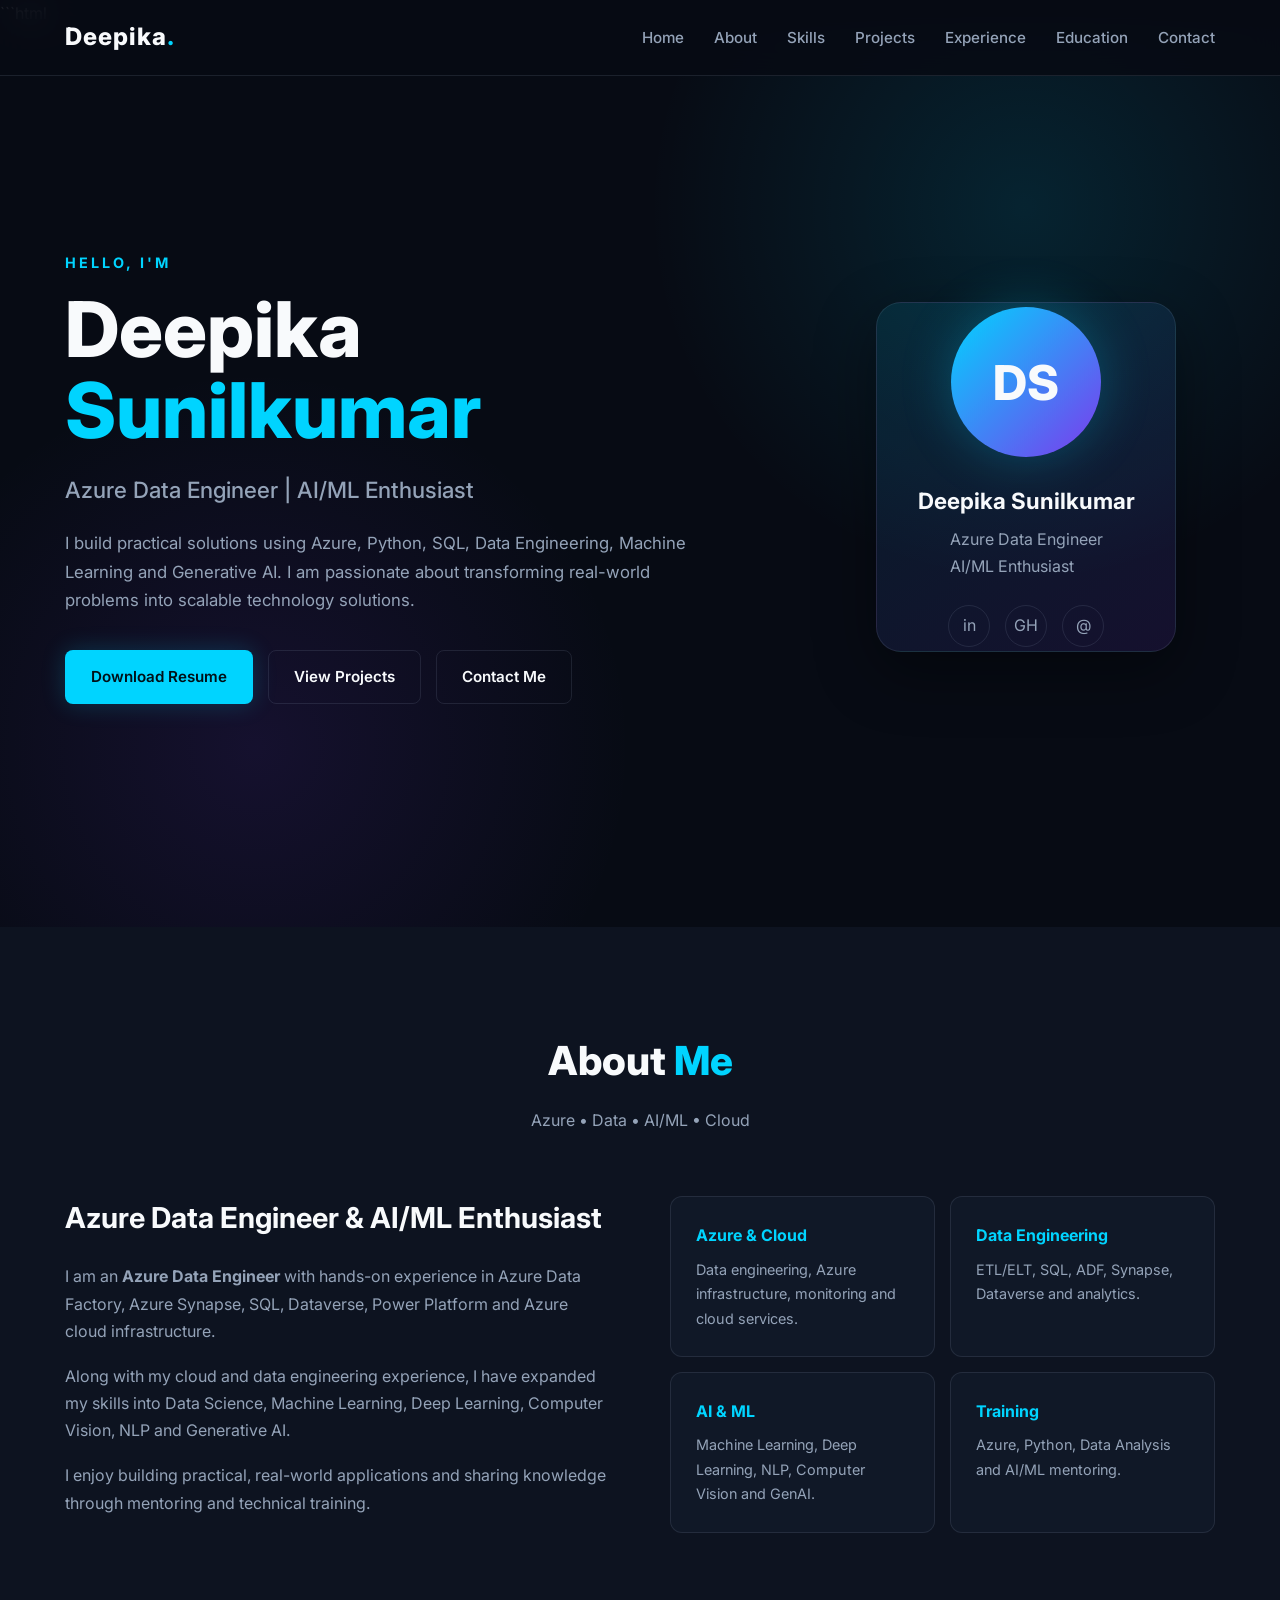
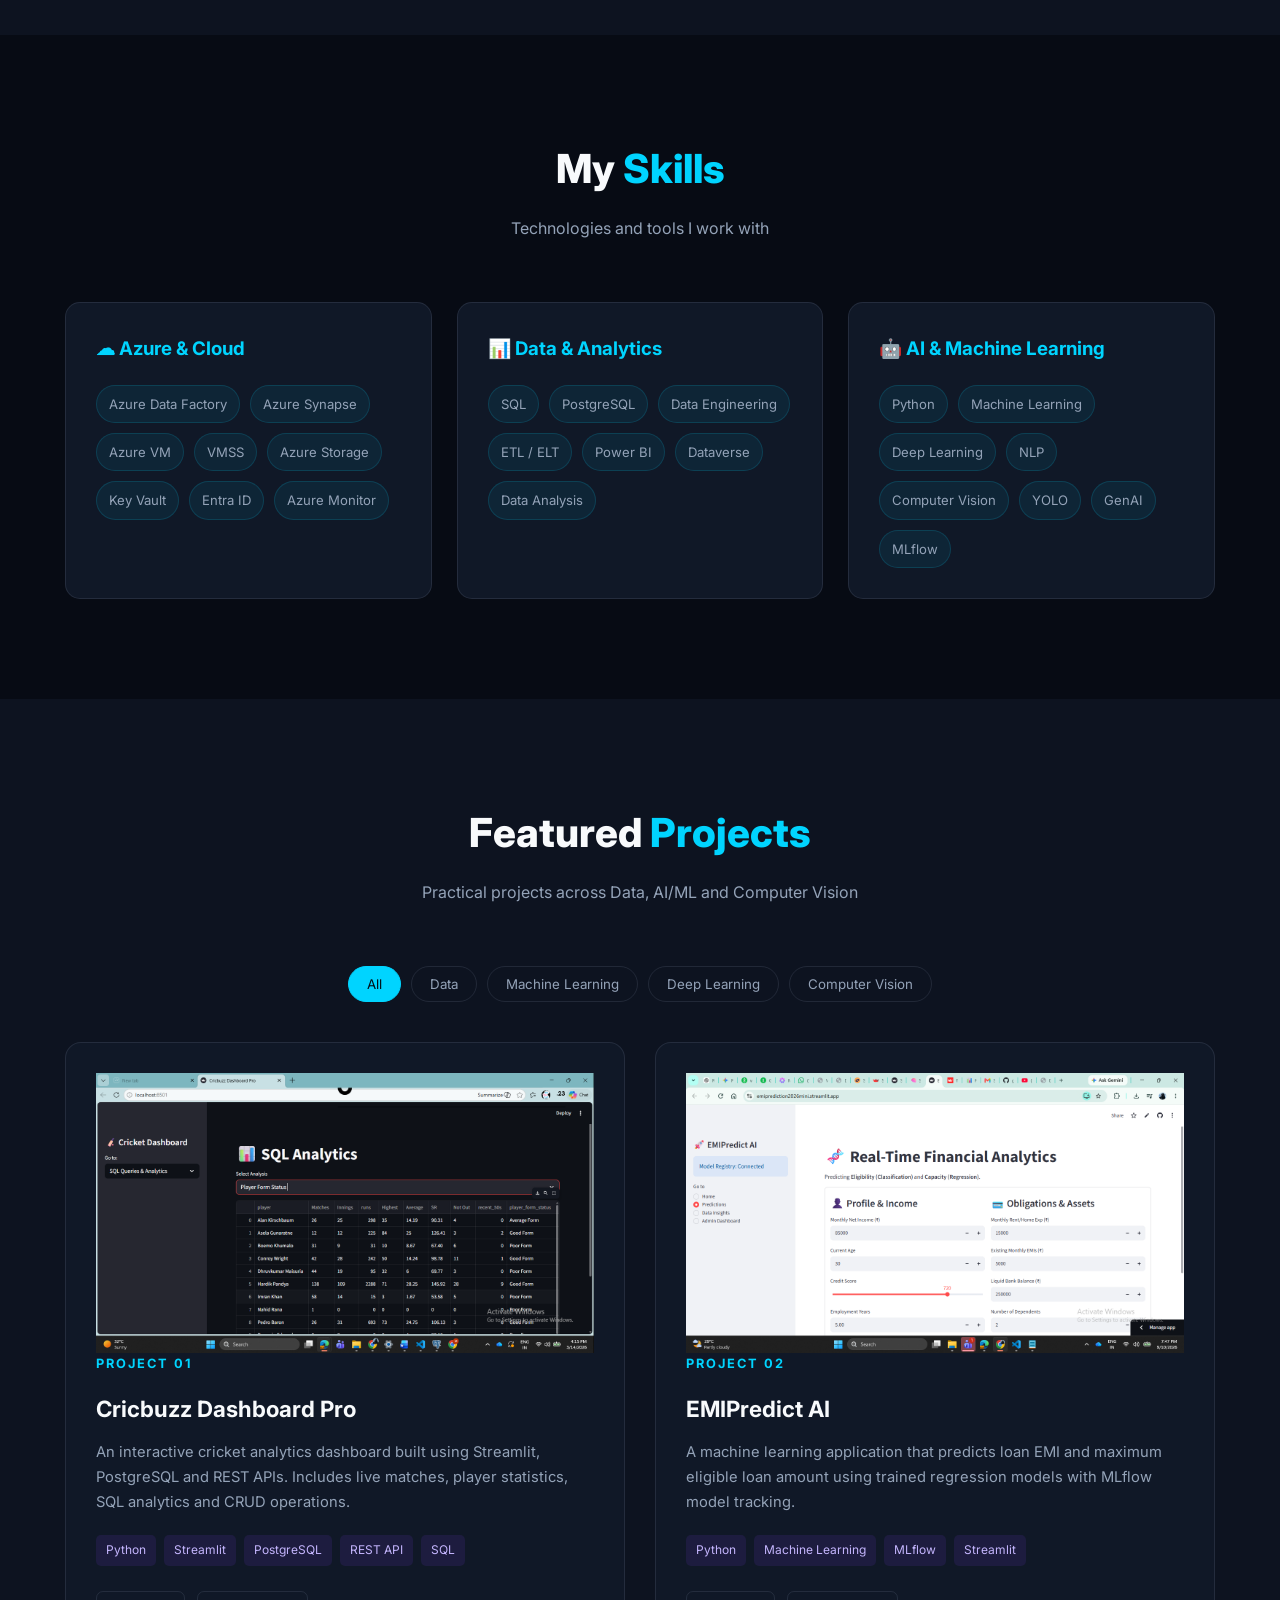
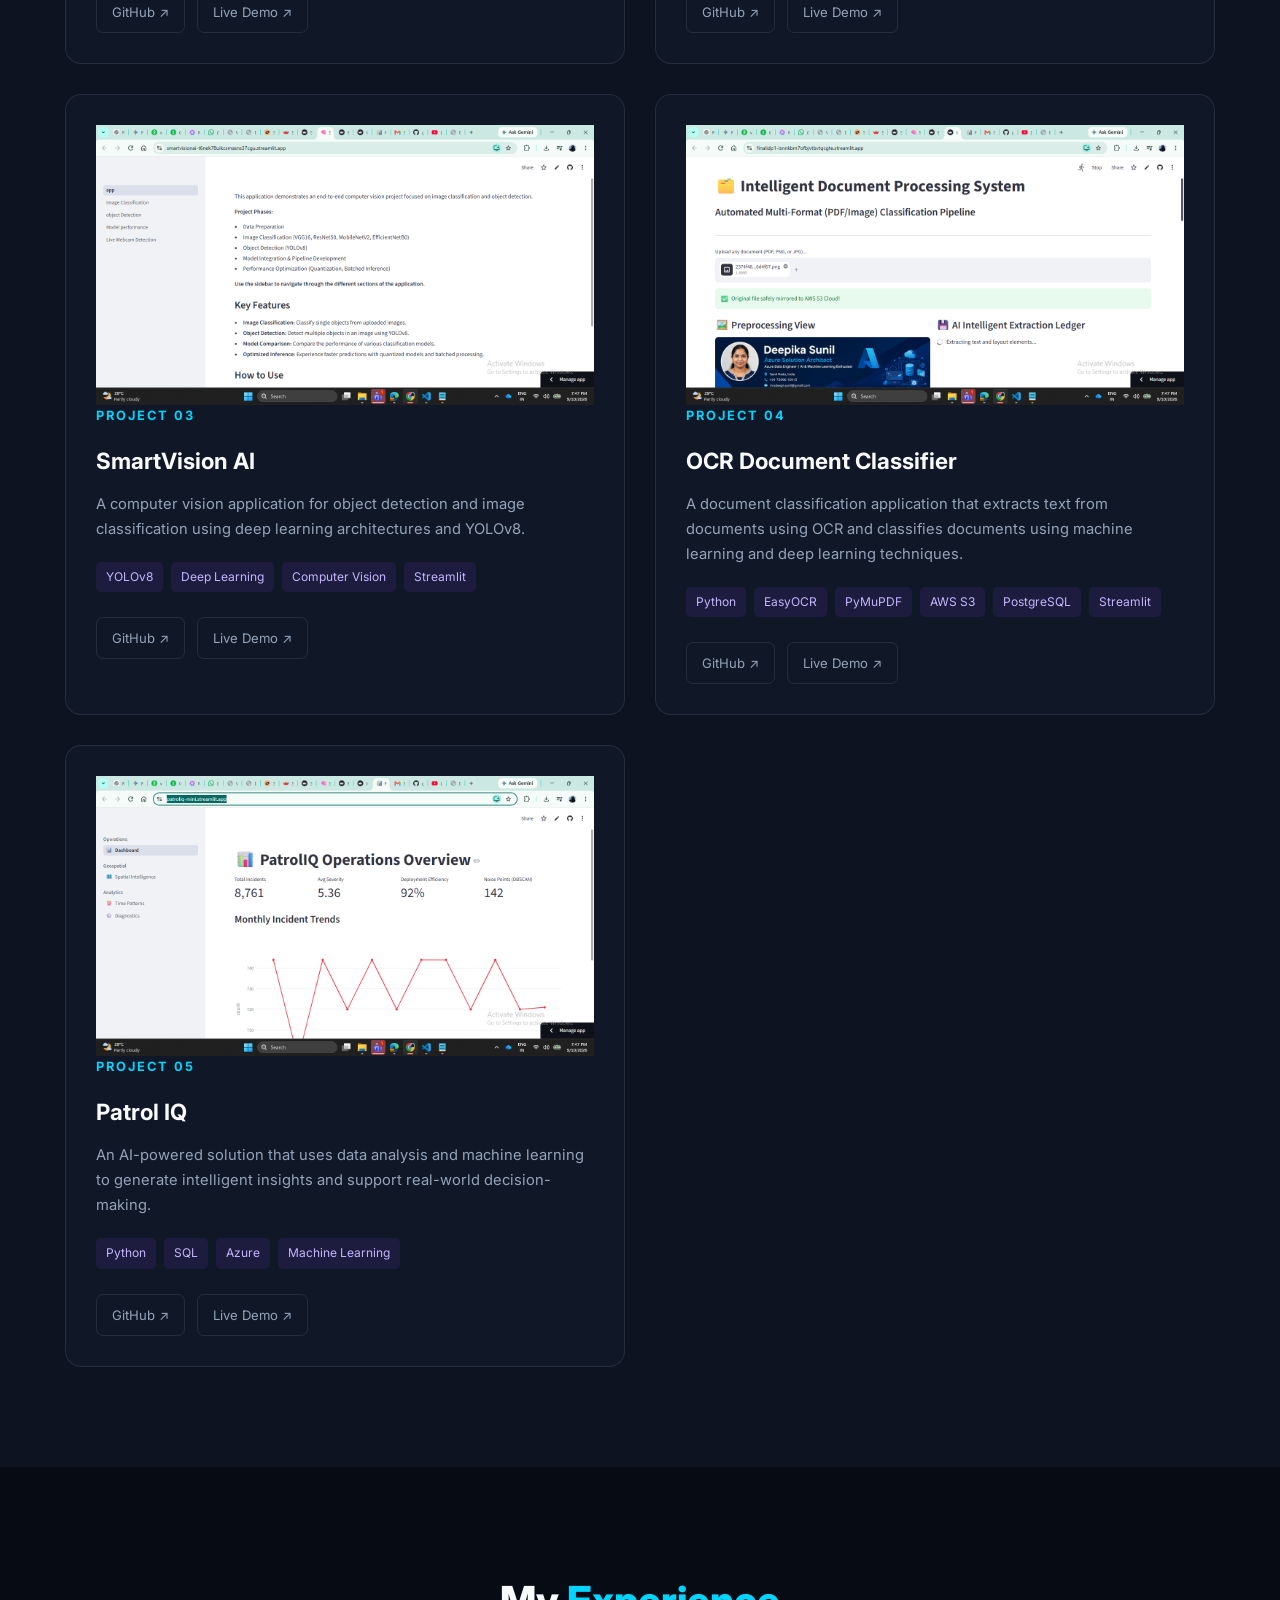
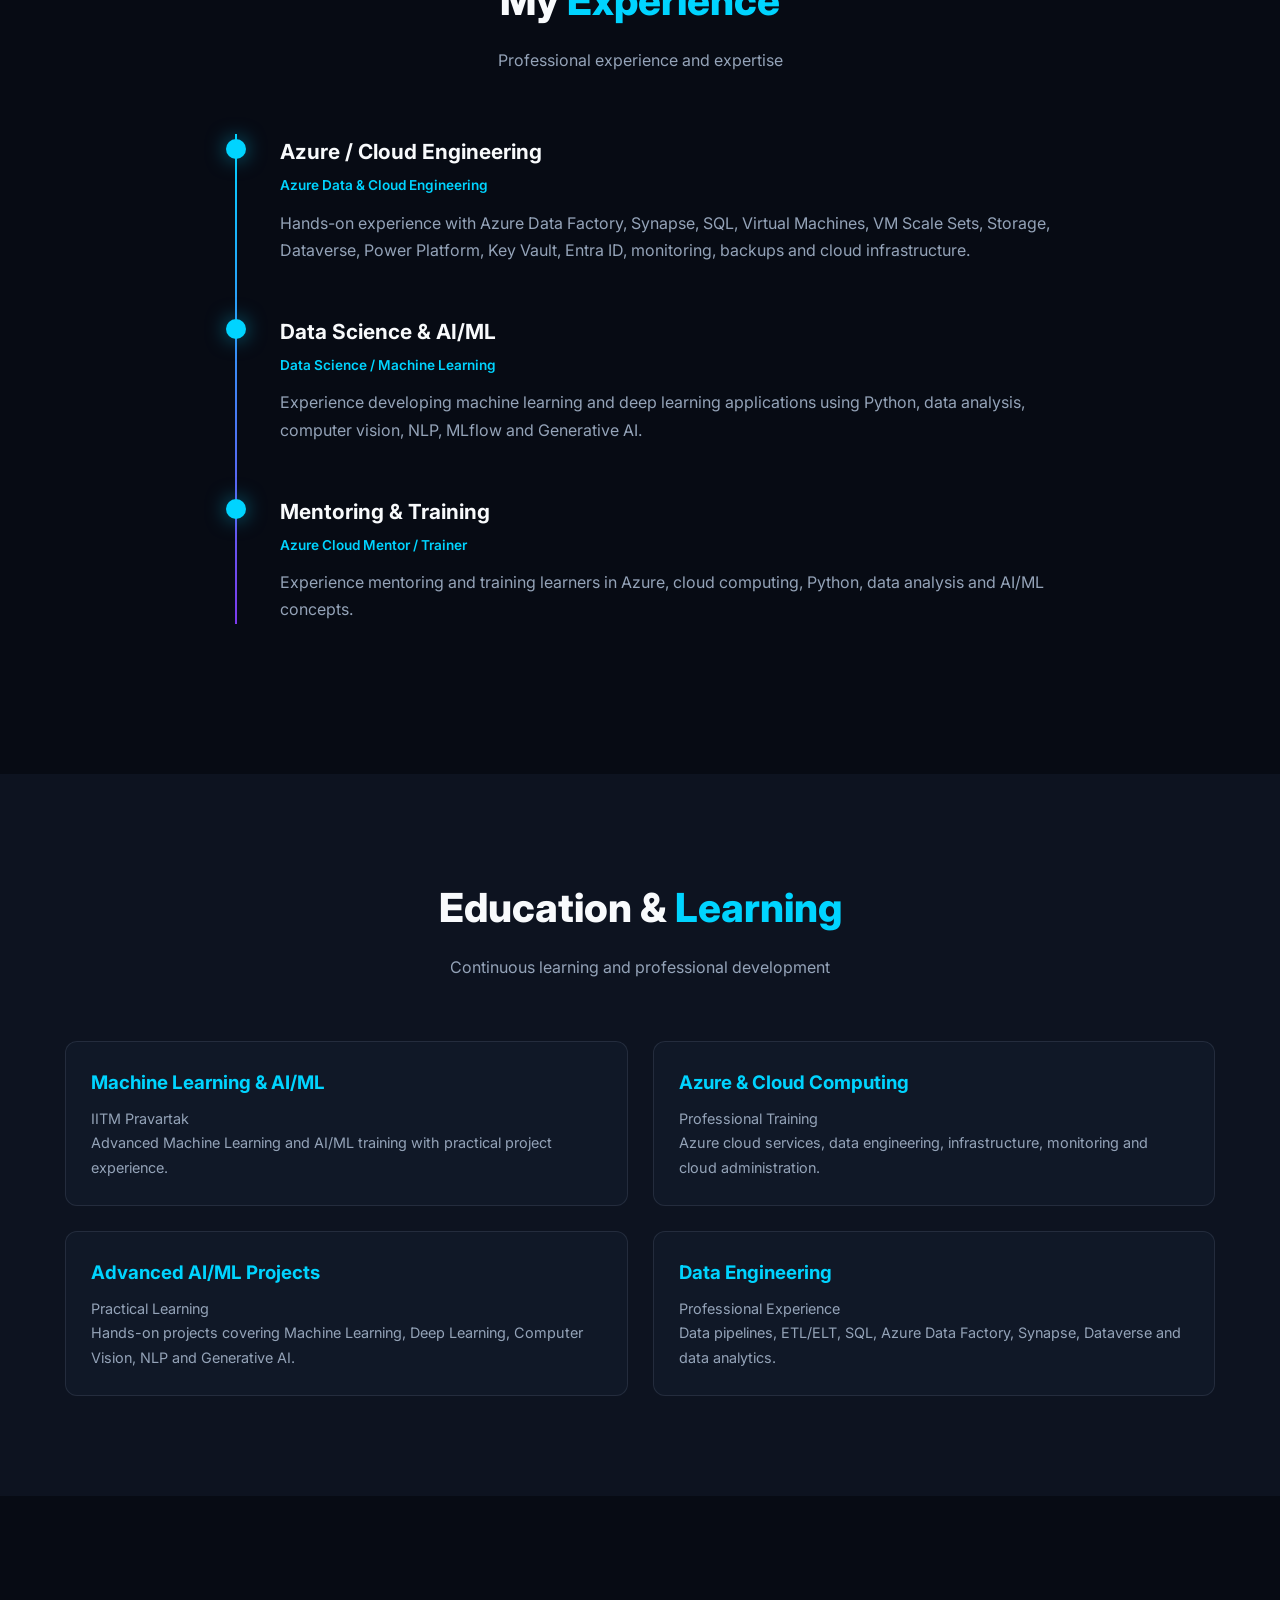
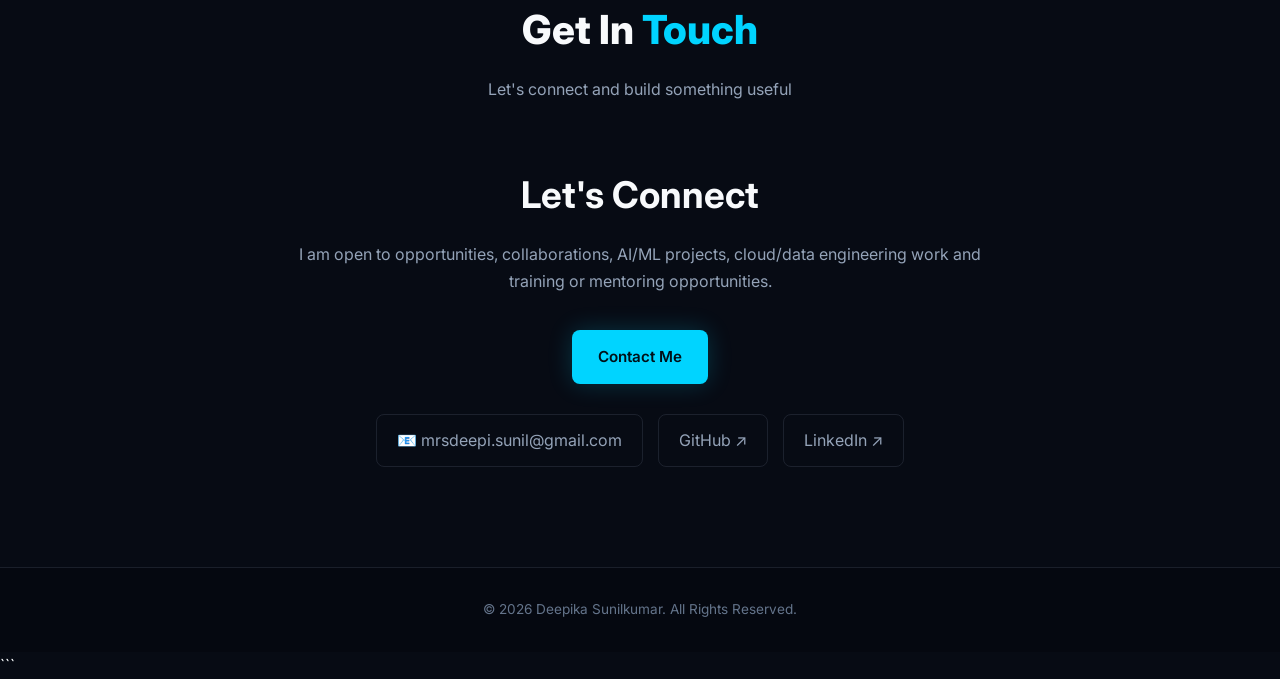
<file: Portofolio.html>
```html
<!DOCTYPE html>
<html lang="en">

<head>
    <meta charset="UTF-8">

    <meta name="viewport"
        content="width=device-width, initial-scale=1.0">

    <meta name="description"
        content="Deepika Sunilkumar - Azure Data Engineer, AI/ML Enthusiast and Cloud & Data Professional">

    <meta name="author"
        content="Deepika Sunilkumar">

    <title>Deepika Sunilkumar | Azure Data Engineer & AI/ML</title>

    <!-- CSS -->
    <link rel="stylesheet" href="css/style.css">
</head>


<body>

    <!-- =====================================================
         NAVBAR
    ====================================================== -->

    <header class="navbar">

        <div class="nav-container">

            <a href="#home" class="logo">
                Deepika<span>.</span>
            </a>

            <div class="menu-toggle"
                onclick="toggleMenu()">
                ☰
            </div>

            <ul class="nav-links" id="navLinks">

                <li>
                    <a href="#home">Home</a>
                </li>

                <li>
                    <a href="#about">About</a>
                </li>

                <li>
                    <a href="#skills">Skills</a>
                </li>

                <li>
                    <a href="#projects">Projects</a>
                </li>

                <li>
                    <a href="#experience">Experience</a>
                </li>

                <li>
                    <a href="#education">Education</a>
                </li>

                <li>
                    <a href="#contact">Contact</a>
                </li>

            </ul>

        </div>

    </header>


    <!-- =====================================================
         HERO
    ====================================================== -->

    <section class="hero" id="home">

        <div class="hero-container">

            <div class="hero-content">

                <small>
                    HELLO, I'M
                </small>

                <h1>
                    Deepika <span>Sunilkumar</span>
                </h1>

                <h2>
                    Azure Data Engineer | AI/ML Enthusiast
                </h2>

                <p>
                    I build practical solutions using Azure,
                    Python, SQL, Data Engineering, Machine Learning
                    and Generative AI. I am passionate about
                    transforming real-world problems into scalable
                    technology solutions.
                </p>


                <div class="btn-group">

                    <!-- Resume -->
                    <a
                        href="https://drive.google.com/file/d/1gYa7ecklQyrqJKQjIr2imYg7D1th0zc2/view?usp=sharing"
                        target="_blank"
                        rel="noopener noreferrer"
                        class="btn btn-primary">

                        Download Resume

                    </a>


                    <!-- Projects -->
                    <a
                        href="#projects"
                        class="btn btn-outline">

                        View Projects

                    </a>


                    <!-- Contact -->
                    <a
                        href="#contact"
                        class="btn btn-outline">

                        Contact Me

                    </a>

                </div>

            </div>


            <!-- =================================================
                 PROFILE
            ================================================== -->

            <div class="hero-profile">

                <div class="profile-card">

                    <div class="profile-circle">
                        DS
                    </div>

                    <h3>
                        Deepika Sunilkumar
                    </h3>

                    <p>
                        Azure Data Engineer
                        <br>
                        AI/ML Enthusiast
                    </p>


                    <div class="social-links">

                        <!-- LinkedIn -->
                        <a
                            href="YOUR-LINKEDIN-URL"
                            target="_blank"
                            rel="noopener noreferrer"
                            aria-label="LinkedIn">

                            in

                        </a>


                        <!-- GitHub -->
                        <a
                            href="https://github.com/mrsdeepisunil-oss"
                            target="_blank"
                            rel="noopener noreferrer"
                            aria-label="GitHub">

                            GH

                        </a>


                        <!-- Email -->
                        <a
                            href="mailto:mrsdeepi.sunil@gmail.com"
                            aria-label="Email">

                            @

                        </a>

                    </div>

                </div>

            </div>

        </div>

    </section>


    <!-- =====================================================
         ABOUT
    ====================================================== -->

    <section class="about" id="about">

        <div class="container">

            <div class="section-title">

                <h2>
                    About <span>Me</span>
                </h2>

                <p>
                    Azure • Data • AI/ML • Cloud
                </p>

            </div>


            <div class="about-container">

                <div class="about-content">

                    <h3>
                        Azure Data Engineer & AI/ML Enthusiast
                    </h3>

                    <p>
                        I am an
                        <strong>Azure Data Engineer</strong>
                        with hands-on experience in Azure Data Factory,
                        Azure Synapse, SQL, Dataverse, Power Platform
                        and Azure cloud infrastructure.
                    </p>

                    <p>
                        Along with my cloud and data engineering
                        experience, I have expanded my skills into
                        Data Science, Machine Learning, Deep Learning,
                        Computer Vision, NLP and Generative AI.
                    </p>

                    <p>
                        I enjoy building practical, real-world
                        applications and sharing knowledge through
                        mentoring and technical training.
                    </p>

                </div>


                <div class="about-highlight">

                    <div class="highlight-card">

                        <h4>
                            Azure & Cloud
                        </h4>

                        <p>
                            Data engineering, Azure infrastructure,
                            monitoring and cloud services.
                        </p>

                    </div>


                    <div class="highlight-card">

                        <h4>
                            Data Engineering
                        </h4>

                        <p>
                            ETL/ELT, SQL, ADF, Synapse,
                            Dataverse and analytics.
                        </p>

                    </div>


                    <div class="highlight-card">

                        <h4>
                            AI & ML
                        </h4>

                        <p>
                            Machine Learning, Deep Learning,
                            NLP, Computer Vision and GenAI.
                        </p>

                    </div>


                    <div class="highlight-card">

                        <h4>
                            Training
                        </h4>

                        <p>
                            Azure, Python, Data Analysis
                            and AI/ML mentoring.
                        </p>

                    </div>

                </div>

            </div>

        </div>

    </section>


    <!-- =====================================================
         SKILLS
    ====================================================== -->

    <section id="skills">

        <div class="container">

            <div class="section-title">

                <h2>
                    My <span>Skills</span>
                </h2>

                <p>
                    Technologies and tools I work with
                </p>

            </div>


            <div class="skills-grid">


                <!-- Azure -->

                <div class="skill-card">

                    <h3>
                        ☁ Azure & Cloud
                    </h3>

                    <div class="skill-list">

                        <span>Azure Data Factory</span>
                        <span>Azure Synapse</span>
                        <span>Azure VM</span>
                        <span>VMSS</span>
                        <span>Azure Storage</span>
                        <span>Key Vault</span>
                        <span>Entra ID</span>
                        <span>Azure Monitor</span>

                    </div>

                </div>


                <!-- Data -->

                <div class="skill-card">

                    <h3>
                        📊 Data & Analytics
                    </h3>

                    <div class="skill-list">

                        <span>SQL</span>
                        <span>PostgreSQL</span>
                        <span>Data Engineering</span>
                        <span>ETL / ELT</span>
                        <span>Power BI</span>
                        <span>Dataverse</span>
                        <span>Data Analysis</span>

                    </div>

                </div>


                <!-- AI -->

                <div class="skill-card">

                    <h3>
                        🤖 AI & Machine Learning
                    </h3>

                    <div class="skill-list">

                        <span>Python</span>
                        <span>Machine Learning</span>
                        <span>Deep Learning</span>
                        <span>NLP</span>
                        <span>Computer Vision</span>
                        <span>YOLO</span>
                        <span>GenAI</span>
                        <span>MLflow</span>

                    </div>

                </div>

            </div>

        </div>

    </section>


    <!-- =====================================================
         PROJECTS
    ====================================================== -->

    <section class="projects" id="projects">

        <div class="container">

            <div class="section-title">

                <h2>
                    Featured <span>Projects</span>
                </h2>

                <p>
                    Practical projects across Data,
                    AI/ML and Computer Vision
                </p>

            </div>


            <!-- PROJECT FILTERS -->

            <div class="project-filters">

                <button
                    class="filter-btn active"
                    data-filter="all">

                    All

                </button>

                <button
                    class="filter-btn"
                    data-filter="data">

                    Data

                </button>

                <button
                    class="filter-btn"
                    data-filter="ml">

                    Machine Learning

                </button>

                <button
                    class="filter-btn"
                    data-filter="dl">

                    Deep Learning

                </button>

                <button
                    class="filter-btn"
                    data-filter="cv">

                    Computer Vision

                </button>

            </div>


            <div class="projects-grid">


                <!-- =================================================
                     PROJECT 01
                ================================================== -->

                <div
                    class="project-card"
                    data-category="data">
                    <img src="images/crickbuzz.png"
                    alt="Cricbuzz Dashboard Pro"
                    class="project-image">

                    <div class="project-number">
                        PROJECT 01
                    </div>

                    <h3>
                        Cricbuzz Dashboard Pro
                    </h3>

                    <p>
                        An interactive cricket analytics dashboard
                        built using Streamlit, PostgreSQL and REST APIs.
                        Includes live matches, player statistics,
                        SQL analytics and CRUD operations.
                    </p>

                    <div class="project-tags">

                        <span>Python</span>
                        <span>Streamlit</span>
                        <span>PostgreSQL</span>
                        <span>REST API</span>
                        <span>SQL</span>

                    </div>

                    <div class="project-links">

                        <a
                            href="https://github.com/mrsdeepisunil-oss/guvi-cricbuzz"
                            target="_blank"
                            rel="noopener noreferrer">

                            GitHub ↗

                        </a>

                        <a
                            href="https://guvi-cricbuzz-bq4hnvpk3dhmuafbbvzvdo.streamlit.app/"
                            target="_blank"
                            rel="noopener noreferrer">

                            Live Demo ↗

                        </a>

                    </div>

                </div>


                <!-- =================================================
                     PROJECT 02
                ================================================== -->

                <div
                    class="project-card"
                    data-category="ml">
                    <img src="images/EMI Predicton.png"
                    alt="EMI Prediction Dashboard Pro"
                    class="project-image">

                    <div class="project-number">
                        PROJECT 02
                    </div>

                    <h3>
                        EMIPredict AI
                    </h3>

                    <p>
                        A machine learning application that predicts
                        loan EMI and maximum eligible loan amount
                        using trained regression models with MLflow
                        model tracking.
                    </p>

                    <div class="project-tags">

                        <span>Python</span>
                        <span>Machine Learning</span>
                        <span>MLflow</span>
                        <span>Streamlit</span>

                    </div>

                    <div class="project-links">

                        <a
                            href="https://github.com/mrsdeepisunil-oss/EMIprediction2026_mini"
                            target="_blank"
                            rel="noopener noreferrer">

                            GitHub ↗

                        </a>

                        <a
                            href="https://emiprediction2026mini.streamlit.app/"
                            target="_blank"
                            rel="noopener noreferrer">

                            Live Demo ↗

                        </a>

                    </div>

                </div>


                <!-- =================================================
                     PROJECT 03
                ================================================== -->

                <div
                    class="project-card"
                    data-category="cv">
                    <img src="images/Smart Vision.png"
                    alt="Smart Vision Dashboard Pro"
                    class="project-image">

                    <div class="project-number">
                        PROJECT 03
                    </div>

                    <h3>
                        SmartVision AI
                    </h3>

                    <p>
                        A computer vision application for object
                        detection and image classification using
                        deep learning architectures and YOLOv8.
                    </p>

                    <div class="project-tags">

                        <span>YOLOv8</span>
                        <span>Deep Learning</span>
                        <span>Computer Vision</span>
                        <span>Streamlit</span>

                    </div>

                    <div class="project-links">

                        <a
                            href="https://github.com/mrsdeepisunil-oss/Smart_Vision_AI"
                            target="_blank"
                            rel="noopener noreferrer">

                            GitHub ↗

                        </a>

                        <a
                            href="https://smartvisionai-t6nek78uikcsmasns37cgu.streamlit.app/"
                            target="_blank"
                            rel="noopener noreferrer">

                            Live Demo ↗

                        </a>

                    </div>

                </div>


                <!-- =================================================
                     PROJECT 04
                ================================================== -->

                <div
                    class="project-card"
                    data-category="cv">
                    <img src="images/IDP.png"
                    alt="OCR Document Classifier Dashboard Pro"
                    class="project-image">

                    <div class="project-number">
                        PROJECT 04
                    </div>

                    <h3>
                        OCR Document Classifier
                    </h3>

                    <p>
                        A document classification application that
                        extracts text from documents using OCR and
                        classifies documents using machine learning
                        and deep learning techniques.
                    </p>

                    <div class="project-tags">

                        <span>Python</span>
                        <span>EasyOCR</span>
                        <span>PyMuPDF</span>
                        <span>AWS S3</span>
                        <span>PostgreSQL</span>
                        <span>Streamlit</span>

                    </div>

                    <div class="project-links">

                        <a
                            href="https://github.com/mrsdeepisunil-oss/FinalIDP1"
                            target="_blank"
                            rel="noopener noreferrer">

                            GitHub ↗

                        </a>

                        <a
                            href="https://finalidp1-isnnkbm7ofbjvtbvtqcgte.streamlit.app/"
                            target="_blank"
                            rel="noopener noreferrer">

                            Live Demo ↗

                        </a>

                    </div>

                </div>


                <!-- =================================================
                     PROJECT 05
                ================================================== -->

                <div
                    class="project-card"
                    data-category="data">
                    <img src="images/Patrol IQ.png"
                    alt="Patrol IQ Dashboard Pro"
                    class="project-image">

                    <div class="project-number">
                        PROJECT 05
                    </div>

                    <h3>
                        Patrol IQ
                    </h3>

                    <p>
                        An AI-powered solution that uses data analysis
                        and machine learning to generate intelligent
                        insights and support real-world decision-making.
                    </p>

                    <div class="project-tags">

                        <span>Python</span>
                        <span>SQL</span>
                        <span>Azure</span>
                        <span>Machine Learning</span>

                    </div>

                    <div class="project-links">

                        <a
                            href="https://github.com/mrsdeepisunil-oss/Patrol-mini"
                            target="_blank"
                            rel="noopener noreferrer">

                            GitHub ↗

                        </a>

                        <a
                            href="https://patroliq-mini.streamlit.app/"
                            target="_blank"
                            rel="noopener noreferrer">

                            Live Demo ↗

                        </a>

                    </div>

                </div>


            </div>

        </div>

    </section>


    <!-- =====================================================
         EXPERIENCE
    ====================================================== -->

    <section class="experience" id="experience">

        <div class="container">

            <div class="section-title">

                <h2>
                    My <span>Experience</span>
                </h2>

                <p>
                    Professional experience and expertise
                </p>

            </div>


            <div class="timeline">


                <!-- Experience 1 -->

                <div class="timeline-item">

                    <div class="timeline-dot"></div>

                    <h3>
                        Azure / Cloud Engineering
                    </h3>

                    <div class="date">
                        Azure Data & Cloud Engineering
                    </div>

                    <p>
                        Hands-on experience with Azure Data Factory,
                        Synapse, SQL, Virtual Machines, VM Scale Sets,
                        Storage, Dataverse, Power Platform, Key Vault,
                        Entra ID, monitoring, backups and cloud
                        infrastructure.
                    </p>

                </div>


                <!-- Experience 2 -->

                <div class="timeline-item">

                    <div class="timeline-dot"></div>

                    <h3>
                        Data Science & AI/ML
                    </h3>

                    <div class="date">
                        Data Science / Machine Learning
                    </div>

                    <p>
                        Experience developing machine learning and
                        deep learning applications using Python,
                        data analysis, computer vision, NLP, MLflow
                        and Generative AI.
                    </p>

                </div>


                <!-- Experience 3 -->

                <div class="timeline-item">

                    <div class="timeline-dot"></div>

                    <h3>
                        Mentoring & Training
                    </h3>

                    <div class="date">
                        Azure Cloud Mentor / Trainer
                    </div>

                    <p>
                        Experience mentoring and training learners
                        in Azure, cloud computing, Python, data
                        analysis and AI/ML concepts.
                    </p>

                </div>

            </div>

        </div>

    </section>


    <!-- =====================================================
         EDUCATION
    ====================================================== -->

    <section class="education" id="education">

        <div class="container">

            <div class="section-title">

                <h2>
                    Education & <span>Learning</span>
                </h2>

                <p>
                    Continuous learning and professional development
                </p>

            </div>


            <div class="education-grid">


                <div class="education-card">

                    <h3>
                        Machine Learning & AI/ML
                    </h3>

                    <p>
                        IITM Pravartak
                    </p>

                    <p>
                        Advanced Machine Learning and AI/ML training
                        with practical project experience.
                    </p>

                </div>


                <div class="education-card">

                    <h3>
                        Azure & Cloud Computing
                    </h3>

                    <p>
                        Professional Training
                    </p>

                    <p>
                        Azure cloud services, data engineering,
                        infrastructure, monitoring and cloud
                        administration.
                    </p>

                </div>


                <div class="education-card">

                    <h3>
                        Advanced AI/ML Projects
                    </h3>

                    <p>
                        Practical Learning
                    </p>

                    <p>
                        Hands-on projects covering Machine Learning,
                        Deep Learning, Computer Vision, NLP and
                        Generative AI.
                    </p>

                </div>


                <div class="education-card">

                    <h3>
                        Data Engineering
                    </h3>

                    <p>
                        Professional Experience
                    </p>

                    <p>
                        Data pipelines, ETL/ELT, SQL, Azure Data Factory,
                        Synapse, Dataverse and data analytics.
                    </p>

                </div>

            </div>

        </div>

    </section>


    <!-- =====================================================
         CONTACT
    ====================================================== -->

    <section class="contact" id="contact">

        <div class="container">

            <div class="section-title">

                <h2>
                    Get In <span>Touch</span>
                </h2>

                <p>
                    Let's connect and build something useful
                </p>

            </div>


            <div class="contact-content">

                <h2>
                    Let's Connect
                </h2>

                <p>
                    I am open to opportunities, collaborations,
                    AI/ML projects, cloud/data engineering work
                    and training or mentoring opportunities.
                </p>


                <a
                    href="mailto:mrsdeepi.sunil@gmail.com"
                    class="btn btn-primary">

                    Contact Me

                </a>


                <div class="contact-info">

                    <a href="mailto:mrsdeepi.sunil@gmail.com">

                        📧
                        mrsdeepi.sunil@gmail.com

                    </a>


                    <a
                        href="https://github.com/mrsdeepisunil-oss"
                        target="_blank"
                        rel="noopener noreferrer">

                        GitHub ↗

                    </a>


                    <a
                        href="www.linkedin.com/in/deepika-sunil-b01130211"
                        target="_blank"
                        rel="noopener noreferrer">

                        LinkedIn ↗

                    </a>

                </div>

            </div>

        </div>

    </section>


    <!-- =====================================================
         FOOTER
    ====================================================== -->

    <footer>

        <div class="container">

            <p>
                © 2026 Deepika Sunilkumar.
                All Rights Reserved.
            </p>

        </div>

    </footer>


    <!-- =====================================================
         JAVASCRIPT
    ====================================================== -->

    <script>

        /* =========================
           MOBILE MENU
        ========================== */

        function toggleMenu() {

            const navLinks =
                document.getElementById("navLinks");

            navLinks.classList.toggle("active");

        }


        /* Close mobile menu after
           clicking a navigation link */

        document
            .querySelectorAll(".nav-links a")
            .forEach(link => {

                link.addEventListener("click", () => {

                    document
                        .getElementById("navLinks")
                        .classList.remove("active");

                });

            });


        /* =========================
           PROJECT FILTER
        ========================== */

        const filterButtons =
            document.querySelectorAll(".filter-btn");

        const projectCards =
            document.querySelectorAll(".project-card");


        filterButtons.forEach(button => {

            button.addEventListener("click", () => {

                /* Remove active class */

                filterButtons.forEach(btn => {

                    btn.classList.remove("active");

                });


                /* Add active class */

                button.classList.add("active");


                /* Get selected filter */

                const filter =
                    button.getAttribute("data-filter");


                /* Filter projects */

                projectCards.forEach(card => {

                    const category =
                        card.getAttribute("data-category");


                    if (
                        filter === "all" ||
                        category === filter
                    ) {

                        card.style.display = "block";

                    } else {

                        card.style.display = "none";

                    }

                });

            });

        });

    </script>


</body>

</html>
```
</file>
<file: css/style.css>
/* =========================================================
   DEEPIKA SUNILKUMAR - PROFESSIONAL PORTFOLIO
   Dark Theme | Responsive | Modern UI
   ========================================================= */

/* =========================
   GOOGLE FONT
   ========================= */

@import url('https://fonts.googleapis.com/css2?family=Inter:wght@400;500;600;700;800&display=swap');


/* =========================
   ROOT VARIABLES
   ========================= */

:root {
    --bg-color: #070b14;
    --bg-secondary: #0d1320;
    --card-bg: #101827;
    --card-hover: #141f32;

    --primary: #00d4ff;
    --secondary: #7c3aed;
    --accent: #22c55e;

    --text-primary: #f8fafc;
    --text-secondary: #94a3b8;
    --text-muted: #64748b;

    --border: rgba(148, 163, 184, 0.15);

    --container-width: 1150px;

    --transition: all 0.3s ease;
}


/* =========================
   RESET
   ========================= */

* {
    margin: 0;
    padding: 0;
    box-sizing: border-box;
}

html {
    scroll-behavior: smooth;
}

body {
    font-family: 'Inter', sans-serif;
    background: var(--bg-color);
    color: var(--text-primary);
    line-height: 1.7;
    overflow-x: hidden;
}

a {
    text-decoration: none;
    color: inherit;
}

ul {
    list-style: none;
}

img {
    max-width: 100%;
    display: block;
}


/* =========================
   COMMON
   ========================= */

.container {
    width: 90%;
    max-width: var(--container-width);
    margin: auto;
}

section {
    padding: 100px 0;
}

.section-title {
    text-align: center;
    margin-bottom: 60px;
}

.section-title h2 {
    font-size: 2.5rem;
    font-weight: 800;
    margin-bottom: 12px;
}

.section-title h2 span {
    color: var(--primary);
}

.section-title p {
    color: var(--text-secondary);
    max-width: 650px;
    margin: auto;
}


/* =========================
   NAVBAR
   ========================= */

.navbar {
    position: fixed;
    top: 0;
    left: 0;
    width: 100%;
    z-index: 1000;

    background: rgba(7, 11, 20, 0.88);
    backdrop-filter: blur(15px);

    border-bottom: 1px solid var(--border);
}

.nav-container {
    width: 90%;
    max-width: var(--container-width);
    margin: auto;

    display: flex;
    align-items: center;
    justify-content: space-between;

    height: 75px;
}

.logo {
    font-size: 1.5rem;
    font-weight: 800;
    letter-spacing: 1px;
}

.logo span {
    color: var(--primary);
}

.nav-links {
    display: flex;
    gap: 30px;
}

.nav-links a {
    color: var(--text-secondary);
    font-size: 0.95rem;
    font-weight: 500;

    transition: var(--transition);
}

.nav-links a:hover {
    color: var(--primary);
}


/* =========================
   MOBILE MENU
   ========================= */

.menu-toggle {
    display: none;
    font-size: 1.7rem;
    cursor: pointer;
    color: var(--text-primary);
}


/* =========================
   HERO SECTION
   ========================= */

.hero {
    min-height: 100vh;

    display: flex;
    align-items: center;

    padding-top: 100px;

    background:
        radial-gradient(
            circle at 80% 20%,
            rgba(0, 212, 255, 0.12),
            transparent 30%
        ),
        radial-gradient(
            circle at 20% 80%,
            rgba(124, 58, 237, 0.12),
            transparent 30%
        );
}

.hero-container {
    width: 90%;
    max-width: var(--container-width);
    margin: auto;

    display: grid;
    grid-template-columns: 1.3fr 0.7fr;
    gap: 70px;
    align-items: center;
}

.hero-content small {
    color: var(--primary);
    font-size: 0.9rem;
    font-weight: 700;
    letter-spacing: 3px;
}

.hero-content h1 {
    font-size: clamp(3rem, 6vw, 5.2rem);
    line-height: 1.05;

    margin: 15px 0 20px;

    font-weight: 800;
}

.hero-content h1 span {
    color: var(--primary);
}

.hero-content h2 {
    font-size: 1.4rem;
    color: var(--text-secondary);
    font-weight: 500;

    margin-bottom: 20px;
}

.hero-content p {
    max-width: 650px;

    color: var(--text-secondary);
    font-size: 1.05rem;

    margin-bottom: 35px;
}


/* =========================
   BUTTONS
   ========================= */

.btn-group {
    display: flex;
    gap: 15px;
    flex-wrap: wrap;
}

.btn {
    display: inline-flex;
    align-items: center;
    justify-content: center;

    padding: 13px 25px;

    border-radius: 8px;

    font-size: 0.95rem;
    font-weight: 600;

    transition: var(--transition);

    border: 1px solid transparent;
}

.btn-primary {
    background: var(--primary);
    color: #001018;

    box-shadow: 0 0 25px rgba(0, 212, 255, 0.2);
}

.btn-primary:hover {
    transform: translateY(-3px);
    box-shadow: 0 10px 35px rgba(0, 212, 255, 0.35);
}

.btn-outline {
    border-color: var(--border);
    color: var(--text-primary);
    background: transparent;
}

.btn-outline:hover {
    border-color: var(--primary);
    color: var(--primary);

    transform: translateY(-3px);
}


/* =========================
   HERO PROFILE
   ========================= */

.hero-profile {
    display: flex;
    justify-content: center;
}

.profile-card {
    position: relative;

    width: 300px;
    height: 350px;

    border-radius: 25px;

    background:
        linear-gradient(
            145deg,
            rgba(0, 212, 255, 0.1),
            rgba(124, 58, 237, 0.12)
        );

    border: 1px solid var(--border);

    display: flex;
    flex-direction: column;

    align-items: center;
    justify-content: center;

    box-shadow:
        0 20px 60px rgba(0, 0, 0, 0.4);

    animation: floating 5s ease-in-out infinite;
}

.profile-circle {
    width: 150px;
    height: 150px;

    border-radius: 50%;

    display: flex;
    align-items: center;
    justify-content: center;

    background: linear-gradient(
        135deg,
        var(--primary),
        var(--secondary)
    );

    font-size: 3rem;
    font-weight: 800;

    margin-bottom: 25px;

    box-shadow:
        0 0 50px rgba(0, 212, 255, 0.25);
}

.profile-card h3 {
    font-size: 1.4rem;
    margin-bottom: 5px;
}

.profile-card p {
    color: var(--text-secondary);
}


/* =========================
   FLOATING ANIMATION
   ========================= */

@keyframes floating {

    0%,
    100% {
        transform: translateY(0);
    }

    50% {
        transform: translateY(-12px);
    }
}


/* =========================
   ABOUT
   ========================= */

.about {
    background: var(--bg-secondary);
}

.about-container {
    display: grid;
    grid-template-columns: 1fr 1fr;
    gap: 60px;
    align-items: center;
}

.about-content h3 {
    font-size: 1.8rem;
    margin-bottom: 20px;
}

.about-content p {
    color: var(--text-secondary);
    margin-bottom: 18px;
}

.about-highlight {
    display: grid;
    grid-template-columns: repeat(2, 1fr);
    gap: 15px;
}

.highlight-card {
    background: var(--card-bg);

    border: 1px solid var(--border);

    padding: 25px;

    border-radius: 12px;

    transition: var(--transition);
}

.highlight-card:hover {
    transform: translateY(-5px);
    border-color: var(--primary);
}

.highlight-card h4 {
    color: var(--primary);
    margin-bottom: 8px;
}

.highlight-card p {
    color: var(--text-secondary);
    font-size: 0.9rem;
}


/* =========================
   SKILLS
   ========================= */

.skills-grid {
    display: grid;

    grid-template-columns:
        repeat(3, 1fr);

    gap: 25px;
}

.skill-card {
    background: var(--card-bg);

    border: 1px solid var(--border);

    border-radius: 15px;

    padding: 30px;

    transition: var(--transition);
}

.skill-card:hover {
    transform: translateY(-7px);

    border-color: var(--primary);

    box-shadow:
        0 15px 40px rgba(0, 0, 0, 0.3);
}

.skill-card h3 {
    color: var(--primary);
    margin-bottom: 20px;
}

.skill-list {
    display: flex;
    flex-wrap: wrap;
    gap: 10px;
}

.skill-list span {
    padding: 7px 12px;

    background: rgba(0, 212, 255, 0.07);

    border: 1px solid rgba(0, 212, 255, 0.15);

    border-radius: 20px;

    font-size: 0.82rem;

    color: var(--text-secondary);

    transition: var(--transition);
}

.skill-list span:hover {
    color: var(--primary);

    border-color: var(--primary);
}


/* =========================
   PROJECTS
   ========================= */

.projects {
    background: var(--bg-secondary);
}


/* PROJECT FILTER */

.project-filters {
    display: flex;

    justify-content: center;

    flex-wrap: wrap;

    gap: 10px;

    margin-bottom: 40px;
}

.filter-btn {
    padding: 9px 18px;

    border-radius: 20px;

    background: transparent;

    border: 1px solid var(--border);

    color: var(--text-secondary);

    cursor: pointer;

    font-family: inherit;

    transition: var(--transition);
}

.filter-btn:hover,
.filter-btn.active {
    background: var(--primary);

    color: #001018;

    border-color: var(--primary);
}


/* PROJECT GRID */

.projects-grid {
    display: grid;

    grid-template-columns:
        repeat(2, 1fr);

    gap: 30px;
}


/* PROJECT CARD */

.project-card {
    background: var(--card-bg);

    border: 1px solid var(--border);

    border-radius: 16px;

    padding: 30px;

    position: relative;

    overflow: hidden;

    transition: var(--transition);
}

.project-card::before {
    content: "";

    position: absolute;

    top: 0;
    left: 0;

    width: 100%;
    height: 3px;

    background:
        linear-gradient(
            90deg,
            var(--primary),
            var(--secondary)
        );

    transform: scaleX(0);

    transform-origin: left;

    transition: var(--transition);
}

.project-card:hover {
    transform: translateY(-8px);

    background: var(--card-hover);

    border-color: rgba(0, 212, 255, 0.3);

    box-shadow:
        0 20px 50px rgba(0, 0, 0, 0.35);
}

.project-card:hover::before {
    transform: scaleX(1);
}


/* PROJECT NUMBER */

.project-number {
    color: var(--primary);

    font-size: 0.8rem;

    font-weight: 700;

    letter-spacing: 2px;

    margin-bottom: 15px;
}

.project-card h3 {
    font-size: 1.4rem;

    margin-bottom: 12px;
}

.project-card p {
    color: var(--text-secondary);

    font-size: 0.92rem;

    margin-bottom: 20px;
}


/* PROJECT TAGS */

.project-tags {
    display: flex;

    flex-wrap: wrap;

    gap: 8px;

    margin-bottom: 25px;
}

.project-tags span {
    padding: 5px 10px;

    background: rgba(124, 58, 237, 0.12);

    color: #c4b5fd;

    border-radius: 5px;

    font-size: 0.75rem;
}


/* PROJECT LINKS */

.project-links {
    display: flex;

    gap: 12px;
}

.project-links a {
    display: inline-flex;

    align-items: center;

    gap: 7px;

    padding: 9px 15px;

    border: 1px solid var(--border);

    border-radius: 7px;

    font-size: 0.82rem;

    color: var(--text-secondary);

    transition: var(--transition);
}

.project-links a:hover {
    color: var(--primary);

    border-color: var(--primary);

    transform: translateY(-2px);
}


/* =========================
   EXPERIENCE
   ========================= */

.experience {
    position: relative;
}

.timeline {
    max-width: 850px;

    margin: auto;

    position: relative;
}

.timeline::before {
    content: "";

    position: absolute;

    left: 20px;

    top: 0;

    width: 2px;

    height: 100%;

    background:
        linear-gradient(
            to bottom,
            var(--primary),
            var(--secondary)
        );
}

.timeline-item {
    position: relative;

    padding-left: 65px;

    margin-bottom: 50px;
}

.timeline-dot {
    position: absolute;

    left: 11px;

    top: 5px;

    width: 20px;
    height: 20px;

    border-radius: 50%;

    background: var(--primary);

    box-shadow:
        0 0 20px rgba(0, 212, 255, 0.5);
}

.timeline-item h3 {
    font-size: 1.3rem;

    margin-bottom: 5px;
}

.timeline-item .date {
    color: var(--primary);

    font-size: 0.85rem;

    font-weight: 600;

    margin-bottom: 12px;
}

.timeline-item p {
    color: var(--text-secondary);
}


/* =========================
   EDUCATION
   ========================= */

.education {
    background: var(--bg-secondary);
}

.education-grid {
    display: grid;

    grid-template-columns:
        repeat(2, 1fr);

    gap: 25px;
}

.education-card {
    padding: 25px;

    background: var(--card-bg);

    border: 1px solid var(--border);

    border-radius: 12px;

    transition: var(--transition);
}

.education-card:hover {
    transform: translateY(-5px);

    border-color: var(--primary);
}

.education-card h3 {
    color: var(--primary);

    margin-bottom: 8px;
}

.education-card p {
    color: var(--text-secondary);

    font-size: 0.9rem;
}


/* =========================
   CONTACT
   ========================= */

.contact {
    text-align: center;
}

.contact-content {
    max-width: 700px;

    margin: auto;
}

.contact-content h2 {
    font-size: 2.3rem;

    margin-bottom: 15px;
}

.contact-content p {
    color: var(--text-secondary);

    margin-bottom: 35px;
}

.contact-info {
    display: flex;

    justify-content: center;

    flex-wrap: wrap;

    gap: 15px;

    margin-top: 30px;
}

.contact-info a {
    padding: 12px 20px;

    border: 1px solid var(--border);

    border-radius: 8px;

    color: var(--text-secondary);

    transition: var(--transition);
}

.contact-info a:hover {
    color: var(--primary);

    border-color: var(--primary);

    transform: translateY(-3px);
}


/* =========================
   SOCIAL LINKS
   ========================= */

.social-links {
    display: flex;

    gap: 15px;

    margin-top: 25px;
}

.social-links a {
    width: 42px;
    height: 42px;

    display: flex;

    align-items: center;
    justify-content: center;

    border: 1px solid var(--border);

    border-radius: 50%;

    color: var(--text-secondary);

    transition: var(--transition);
}

.social-links a:hover {
    color: var(--primary);

    border-color: var(--primary);

    transform: translateY(-4px);
}


/* =========================
   FOOTER
   ========================= */

footer {
    padding: 30px 0;

    background: #050810;

    border-top: 1px solid var(--border);

    text-align: center;

    color: var(--text-muted);

    font-size: 0.85rem;
}


/* =========================
   SCROLLBAR
   ========================= */

::-webkit-scrollbar {
    width: 8px;
}

::-webkit-scrollbar-track {
    background: var(--bg-color);
}

::-webkit-scrollbar-thumb {
    background: #263449;

    border-radius: 10px;
}

::-webkit-scrollbar-thumb:hover {
    background: var(--primary);
}


/* =========================
   SELECTION
   ========================= */

::selection {
    background: var(--primary);
    color: #001018;
}


/* =========================
   ANIMATION CLASSES
   ========================= */

.fade-in {
    animation: fadeIn 1s ease forwards;
}

@keyframes fadeIn {

    from {
        opacity: 0;
        transform: translateY(25px);
    }

    to {
        opacity: 1;
        transform: translateY(0);
    }
}


/* =========================
   MOBILE RESPONSIVE
   ========================= */

@media (max-width: 900px) {

    .hero-container {
        grid-template-columns: 1fr;

        text-align: center;

        gap: 50px;
    }

    .hero-content p {
        margin-left: auto;
        margin-right: auto;
    }

    .btn-group {
        justify-content: center;
    }

    .social-links {
        justify-content: center;
    }

    .hero-profile {
        order: -1;
    }

    .skills-grid {
        grid-template-columns: 1fr;
    }

    .about-container {
        grid-template-columns: 1fr;
    }

    .projects-grid {
        grid-template-columns: 1fr;
    }

    .education-grid {
        grid-template-columns: 1fr;
    }
}


/* =========================
   TABLET
   ========================= */

@media (max-width: 768px) {

    section {
        padding: 75px 0;
    }

    .section-title h2 {
        font-size: 2rem;
    }

    .nav-links {
        position: absolute;

        top: 75px;
        left: 0;

        width: 100%;

        background: var(--bg-secondary);

        flex-direction: column;

        align-items: center;

        gap: 0;

        border-bottom: 1px solid var(--border);

        display: none;
    }

    .nav-links.active {
        display: flex;
    }

    .nav-links li {
        width: 100%;

        text-align: center;
    }

    .nav-links a {
        display: block;

        padding: 15px;
    }

    .menu-toggle {
        display: block;
    }

    .about-highlight {
        grid-template-columns: 1fr;
    }
}


/* =========================
   MOBILE
   ========================= */

@media (max-width: 500px) {

    .container {
        width: 92%;
    }

    .hero {
        padding-top: 110px;
    }

    .hero-content h1 {
        font-size: 2.7rem;
    }

    .hero-content h2 {
        font-size: 1.1rem;
    }

    .hero-content p {
        font-size: 0.95rem;
    }

    .profile-card {
        width: 260px;
        height: 310px;
    }

    .profile-circle {
        width: 125px;
        height: 125px;

        font-size: 2.4rem;
    }

    .section-title {
        margin-bottom: 40px;
    }

    .section-title h2 {
        font-size: 1.8rem;
    }

    .project-card {
        padding: 22px;
    }

    .project-links {
        flex-direction: column;
    }

    .project-links a {
        justify-content: center;
    }

    .btn {
        width: 100%;
    }

    .contact-info {
        flex-direction: column;
    }

    .contact-info a {
        width: 100%;
    }

    .timeline-item {
        padding-left: 50px;
    }

    .timeline::before {
        left: 12px;
    }

    .timeline-dot {
        left: 3px;
    }
}


/* =========================
   EXTRA SMALL DEVICES
   ========================= */

@media (max-width: 350px) {

    .hero-content h1 {
        font-size: 2.3rem;
    }

    .profile-card {
        width: 230px;
        height: 280px;
    }

    .profile-circle {
        width: 110px;
        height: 110px;
    }
}
</file>
